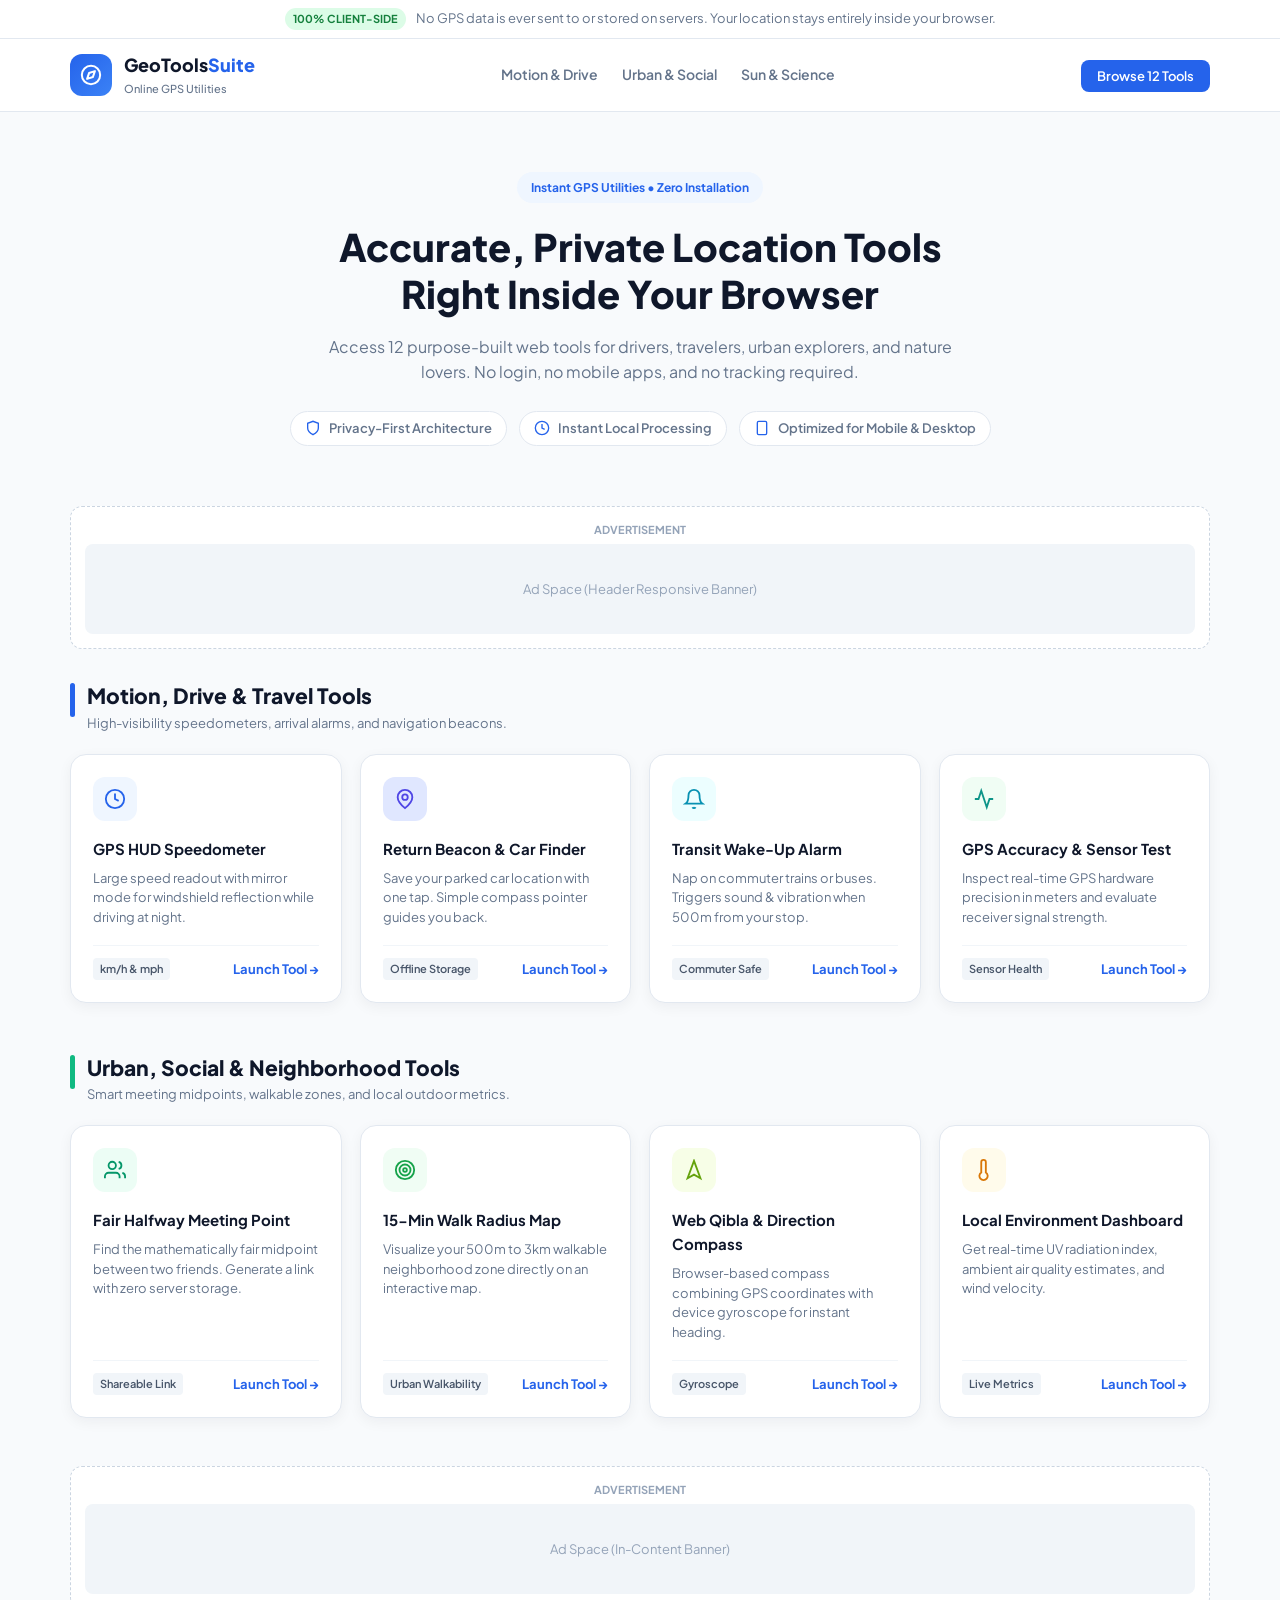
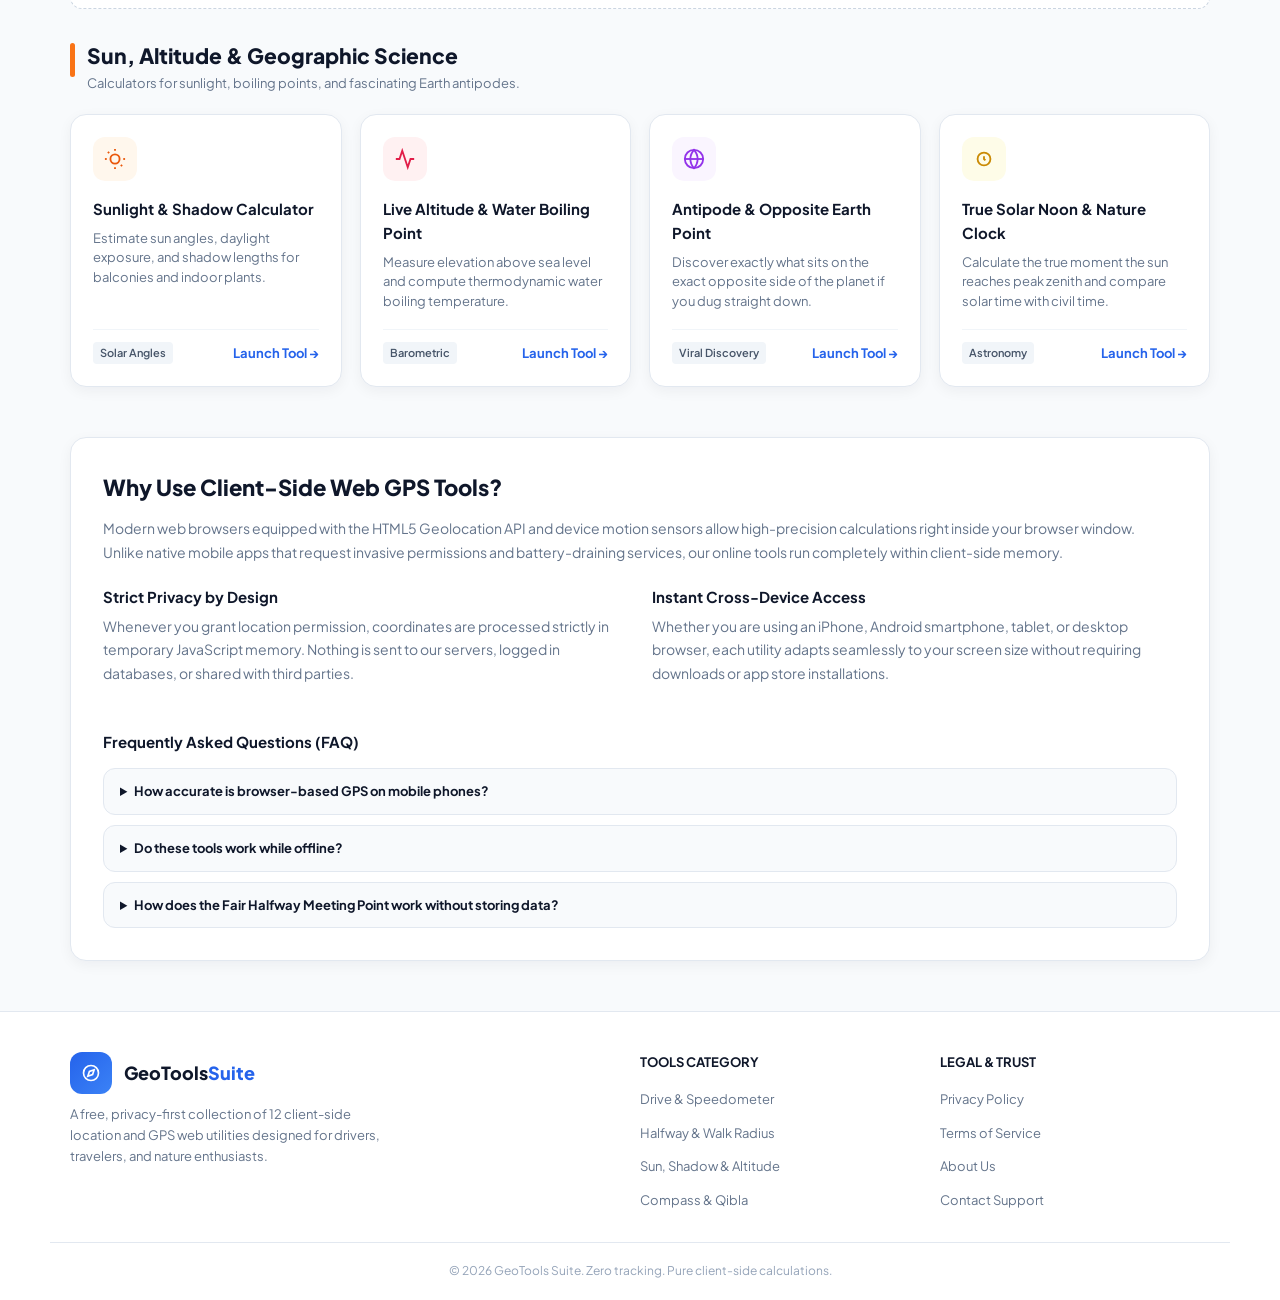
<file: index.html>
<!DOCTYPE html>
<html lang="en">
<head>
  <meta charset="UTF-8">
  <meta name="viewport" content="width=device-width, initial-scale=1.0">
  <title>GeoTools Suite - 12 Fast, Privacy-First GPS & Map Web Tools</title>
  <meta name="description" content="A comprehensive suite of 12 free client-side GPS and location tools: HUD Speedometer, Fair Halfway Finder, Solar Noon, Qibla Compass, Altitude & Boiling Point, and more.">
  <meta name="robots" content="index, follow">
  
  <script async src="https://www.googletagmanager.com/gtag/js?id=G-PTZ0GYNKVJ"></script>
  <script>
    window.dataLayer = window.dataLayer || [];
    function gtag(){dataLayer.push(arguments);}
    gtag('js', new Date());
    gtag('config', 'G-PTZ0GYNKVJ');
  </script>

  <link rel="preconnect" href="https://fonts.googleapis.com">
  <link rel="preconnect" href="https://fonts.gstatic.com" crossorigin>
  <link href="https://fonts.googleapis.com/css2?family=Plus+Jakarta+Sans:wght@400;500;600;700;800&display=swap" rel="stylesheet">
  <link rel="stylesheet" href="assets/style_g83k2.css">
</head>
<body>

  <aside class="top-banner">
    <div class="container banner-inner">
      <span class="badge">100% Client-Side</span>
      <span>No GPS data is ever sent to or stored on servers. Your location stays entirely inside your browser.</span>
    </div>
  </aside>

  <header class="site-header">
    <div class="container header-inner">
      <a href="index.html" class="brand-logo">
        <div class="logo-icon">
          <svg width="22" height="22" viewBox="0 0 24 24" fill="none" stroke="currentColor" stroke-width="2.2" stroke-linecap="round" stroke-linejoin="round">
            <circle cx="12" cy="12" r="10"></circle>
            <polygon points="16.24 7.76 14.12 14.12 7.76 16.24 9.88 9.88 16.24 7.76"></polygon>
          </svg>
        </div>
        <div class="logo-text">
          <span class="logo-title">GeoTools<span class="highlight">Suite</span></span>
          <span class="logo-sub">Online GPS Utilities</span>
        </div>
      </a>

      <nav class="nav-links">
        <a href="#travel-tools">Motion & Drive</a>
        <a href="#city-tools">Urban & Social</a>
        <a href="#science-tools">Sun & Science</a>
      </nav>

      <div class="header-action">
        <a href="#travel-tools" class="btn-primary-sm">Browse 12 Tools</a>
      </div>
    </div>
  </header>

  <section class="hero-section">
    <div class="container hero-content">
      <span class="hero-chip">Instant GPS Utilities • Zero Installation</span>
      <h1 class="hero-heading">Accurate, Private Location Tools <br>Right Inside Your Browser</h1>
      <p class="hero-desc">Access 12 purpose-built web tools for drivers, travelers, urban explorers, and nature lovers. No login, no mobile apps, and no tracking required.</p>
      
      <div class="hero-badges">
        <div class="pill-item">
          <svg width="16" height="16" viewBox="0 0 24 24" fill="none" stroke="currentColor" stroke-width="2"><path d="M12 22s8-4 8-10V5l-8-3-8 3v7c0 6 8 10 8 10z"/></svg>
          Privacy-First Architecture
        </div>
        <div class="pill-item">
          <svg width="16" height="16" viewBox="0 0 24 24" fill="none" stroke="currentColor" stroke-width="2"><circle cx="12" cy="12" r="10"/><polyline points="12 6 12 12 16 14"/></svg>
          Instant Local Processing
        </div>
        <div class="pill-item">
          <svg width="16" height="16" viewBox="0 0 24 24" fill="none" stroke="currentColor" stroke-width="2"><rect x="5" y="2" width="14" height="20" rx="2" ry="2"/><line x1="12" y1="18" x2="12.01" y2="18"/></svg>
          Optimized for Mobile & Desktop
        </div>
      </div>
    </div>
  </section>

  <div class="container ad-wrapper">
    <div class="ad-slot-card">
      <span class="ad-label">Advertisement</span>
      <div class="ad-placeholder">
        <span>Ad Space (Header Responsive Banner)</span>
      </div>
    </div>
  </div>

  <main class="container">
    <section id="travel-tools" class="category-block">
      <div class="category-header">
        <div class="category-indicator cat-blue"></div>
        <div>
          <h2 class="category-title">Motion, Drive & Travel Tools</h2>
          <p class="category-subtitle">High-visibility speedometers, arrival alarms, and navigation beacons.</p>
        </div>
      </div>

      <div class="tools-grid">
        <article class="tool-card">
          <div class="card-icon icon-blue">
            <svg width="22" height="22" viewBox="0 0 24 24" fill="none" stroke="currentColor" stroke-width="2"><circle cx="12" cy="12" r="10"/><path d="M12 6v6l4 2"/></svg>
          </div>
          <div class="card-body">
            <h3 class="card-title">GPS HUD Speedometer</h3>
            <p class="card-text">Large speed readout with mirror mode for windshield reflection while driving at night.</p>
          </div>
          <div class="card-footer">
            <span class="card-tag">km/h & mph</span>
            <a href="hud-speedometer/" class="btn-card">Launch Tool &rarr;</a>
          </div>
        </article>

        <article class="tool-card">
          <div class="card-icon icon-indigo">
            <svg width="22" height="22" viewBox="0 0 24 24" fill="none" stroke="currentColor" stroke-width="2"><circle cx="12" cy="10" r="3"/><path d="M12 2a8 8 0 0 0-8 8c0 5.25 8 12 8 12s8-6.75 8-12a8 8 0 0 0-8-8z"/></svg>
          </div>
          <div class="card-body">
            <h3 class="card-title">Return Beacon & Car Finder</h3>
            <p class="card-text">Save your parked car location with one tap. Simple compass pointer guides you back.</p>
          </div>
          <div class="card-footer">
            <span class="card-tag">Offline Storage</span>
            <a href="return-beacon/" class="btn-card">Launch Tool &rarr;</a>
          </div>
        </article>

        <article class="tool-card">
          <div class="card-icon icon-cyan">
            <svg width="22" height="22" viewBox="0 0 24 24" fill="none" stroke="currentColor" stroke-width="2"><path d="M18 8A6 6 0 0 0 6 8c0 7-3 9-3 9h18s-3-2-3-9"/><path d="M13.73 21a2 2 0 0 1-3.46 0"/></svg>
          </div>
          <div class="card-body">
            <h3 class="card-title">Transit Wake-Up Alarm</h3>
            <p class="card-text">Nap on commuter trains or buses. Triggers sound & vibration when 500m from your stop.</p>
          </div>
          <div class="card-footer">
            <span class="card-tag">Commuter Safe</span>
            <a href="transit-alarm/" class="btn-card">Launch Tool &rarr;</a>
          </div>
        </article>

        <article class="tool-card">
          <div class="card-icon icon-teal">
            <svg width="22" height="22" viewBox="0 0 24 24" fill="none" stroke="currentColor" stroke-width="2"><path d="M22 12h-4l-3 9L9 3l-3 9H2"/></svg>
          </div>
          <div class="card-body">
            <h3 class="card-title">GPS Accuracy & Sensor Test</h3>
            <p class="card-text">Inspect real-time GPS hardware precision in meters and evaluate receiver signal strength.</p>
          </div>
          <div class="card-footer">
            <span class="card-tag">Sensor Health</span>
            <a href="gps-accuracy/" class="btn-card">Launch Tool &rarr;</a>
          </div>
        </article>
      </div>
    </section>

    <section id="city-tools" class="category-block">
      <div class="category-header">
        <div class="category-indicator cat-green"></div>
        <div>
          <h2 class="category-title">Urban, Social & Neighborhood Tools</h2>
          <p class="category-subtitle">Smart meeting midpoints, walkable zones, and local outdoor metrics.</p>
        </div>
      </div>

      <div class="tools-grid">
        <article class="tool-card">
          <div class="card-icon icon-emerald">
            <svg width="22" height="22" viewBox="0 0 24 24" fill="none" stroke="currentColor" stroke-width="2"><path d="M17 21v-2a4 4 0 0 0-4-4H5a4 4 0 0 0-4 4v2"/><circle cx="9" cy="7" r="4"/><path d="M23 21v-2a4 4 0 0 0-3-3.87"/><path d="M16 3.13a4 4 0 0 1 0 7.75"/></svg>
          </div>
          <div class="card-body">
            <h3 class="card-title">Fair Halfway Meeting Point</h3>
            <p class="card-text">Find the mathematically fair midpoint between two friends. Generate a link with zero server storage.</p>
          </div>
          <div class="card-footer">
            <span class="card-tag">Shareable Link</span>
            <a href="halfway/" class="btn-card">Launch Tool &rarr;</a>
          </div>
        </article>

        <article class="tool-card">
          <div class="card-icon icon-green">
            <svg width="22" height="22" viewBox="0 0 24 24" fill="none" stroke="currentColor" stroke-width="2"><circle cx="12" cy="12" r="10"/><circle cx="12" cy="12" r="6"/><circle cx="12" cy="12" r="2"/></svg>
          </div>
          <div class="card-body">
            <h3 class="card-title">15-Min Walk Radius Map</h3>
            <p class="card-text">Visualize your 500m to 3km walkable neighborhood zone directly on an interactive map.</p>
          </div>
          <div class="card-footer">
            <span class="card-tag">Urban Walkability</span>
            <a href="walking-radius/" class="btn-card">Launch Tool &rarr;</a>
          </div>
        </article>

        <article class="tool-card">
          <div class="card-icon icon-lime">
            <svg width="22" height="22" viewBox="0 0 24 24" fill="none" stroke="currentColor" stroke-width="2"><polygon points="12 2 19 21 12 17 5 21 12 2"/></svg>
          </div>
          <div class="card-body">
            <h3 class="card-title">Web Qibla & Direction Compass</h3>
            <p class="card-text">Browser-based compass combining GPS coordinates with device gyroscope for instant heading.</p>
          </div>
          <div class="card-footer">
            <span class="card-tag">Gyroscope</span>
            <a href="qibla-finder/" class="btn-card">Launch Tool &rarr;</a>
          </div>
        </article>

        <article class="tool-card">
          <div class="card-icon icon-amber">
            <svg width="22" height="22" viewBox="0 0 24 24" fill="none" stroke="currentColor" stroke-width="2"><path d="M14 14.76V3.5a2.5 2.5 0 0 0-5 0v11.26a4.5 4.5 0 1 0 5 0z"/></svg>
          </div>
          <div class="card-body">
            <h3 class="card-title">Local Environment Dashboard</h3>
            <p class="card-text">Get real-time UV radiation index, ambient air quality estimates, and wind velocity.</p>
          </div>
          <div class="card-footer">
            <span class="card-tag">Live Metrics</span>
            <a href="eco-dashboard/" class="btn-card">Launch Tool &rarr;</a>
          </div>
        </article>
      </div>
    </section>

    <div class="ad-wrapper">
      <div class="ad-slot-card">
        <span class="ad-label">Advertisement</span>
        <div class="ad-placeholder">
          <span>Ad Space (In-Content Banner)</span>
        </div>
      </div>
    </div>

    <section id="science-tools" class="category-block">
      <div class="category-header">
        <div class="category-indicator cat-orange"></div>
        <div>
          <h2 class="category-title">Sun, Altitude & Geographic Science</h2>
          <p class="category-subtitle">Calculators for sunlight, boiling points, and fascinating Earth antipodes.</p>
        </div>
      </div>

      <div class="tools-grid">
        <article class="tool-card">
          <div class="card-icon icon-orange">
            <svg width="22" height="22" viewBox="0 0 24 24" fill="none" stroke="currentColor" stroke-width="2"><circle cx="12" cy="12" r="5"/><line x1="12" y1="1" x2="12" y2="3"/><line x1="12" y1="21" x2="12" y2="23"/><line x1="4.22" y1="4.22" x2="5.64" y2="5.64"/><line x1="18.36" y1="18.36" x2="19.78" y2="19.78"/><line x1="1" y1="12" x2="3" y2="12"/><line x1="21" y1="12" x2="23" y2="12"/></svg>
          </div>
          <div class="card-body">
            <h3 class="card-title">Sunlight & Shadow Calculator</h3>
            <p class="card-text">Estimate sun angles, daylight exposure, and shadow lengths for balconies and indoor plants.</p>
          </div>
          <div class="card-footer">
            <span class="card-tag">Solar Angles</span>
            <a href="sun-shadow/" class="btn-card">Launch Tool &rarr;</a>
          </div>
        </article>

        <article class="tool-card">
          <div class="card-icon icon-rose">
            <svg width="22" height="22" viewBox="0 0 24 24" fill="none" stroke="currentColor" stroke-width="2"><polyline points="22 12 18 12 15 21 9 3 6 12 2 12"/></svg>
          </div>
          <div class="card-body">
            <h3 class="card-title">Live Altitude & Water Boiling Point</h3>
            <p class="card-text">Measure elevation above sea level and compute thermodynamic water boiling temperature.</p>
          </div>
          <div class="card-footer">
            <span class="card-tag">Barometric</span>
            <a href="altitude-boil/" class="btn-card">Launch Tool &rarr;</a>
          </div>
        </article>

        <article class="tool-card">
          <div class="card-icon icon-purple">
            <svg width="22" height="22" viewBox="0 0 24 24" fill="none" stroke="currentColor" stroke-width="2"><circle cx="12" cy="12" r="10"/><line x1="2" y1="12" x2="22" y2="12"/><path d="M12 2a15.3 15.3 0 0 1 4 10 15.3 15.3 0 0 1-4 10 15.3 15.3 0 0 1-4-10 15.3 15.3 0 0 1 4-10z"/></svg>
          </div>
          <div class="card-body">
            <h3 class="card-title">Antipode & Opposite Earth Point</h3>
            <p class="card-text">Discover exactly what sits on the exact opposite side of the planet if you dug straight down.</p>
          </div>
          <div class="card-footer">
            <span class="card-tag">Viral Discovery</span>
            <a href="antipode/" class="btn-card">Launch Tool &rarr;</a>
          </div>
        </article>

        <article class="tool-card">
          <div class="card-icon icon-yellow">
            <svg width="22" height="22" viewBox="0 0 24 24" fill="none" stroke="currentColor" stroke-width="2"><circle cx="12" cy="12" r="7"/><polyline points="12 9 12 12 13.5 13.5"/></svg>
          </div>
          <div class="card-body">
            <h3 class="card-title">True Solar Noon & Nature Clock</h3>
            <p class="card-text">Calculate the true moment the sun reaches peak zenith and compare solar time with civil time.</p>
          </div>
          <div class="card-footer">
            <span class="card-tag">Astronomy</span>
            <a href="solar-noon/" class="btn-card">Launch Tool &rarr;</a>
          </div>
        </article>
      </div>
    </section>

    <section class="seo-guide-section">
      <div class="guide-box">
        <h2 class="guide-heading">Why Use Client-Side Web GPS Tools?</h2>
        <p class="guide-text">Modern web browsers equipped with the HTML5 Geolocation API and device motion sensors allow high-precision calculations right inside your browser window. Unlike native mobile apps that request invasive permissions and battery-draining services, our online tools run completely within client-side memory.</p>
        
        <div class="guide-grid">
          <div class="guide-col">
            <h3 class="guide-subhead">Strict Privacy by Design</h3>
            <p class="guide-text">Whenever you grant location permission, coordinates are processed strictly in temporary JavaScript memory. Nothing is sent to our servers, logged in databases, or shared with third parties.</p>
          </div>
          <div class="guide-col">
            <h3 class="guide-subhead">Instant Cross-Device Access</h3>
            <p class="guide-text">Whether you are using an iPhone, Android smartphone, tablet, or desktop browser, each utility adapts seamlessly to your screen size without requiring downloads or app store installations.</p>
          </div>
        </div>

        <h3 class="guide-subhead" style="margin-top:20px;">Frequently Asked Questions (FAQ)</h3>
        <div class="faq-accordion">
          <details class="faq-item">
            <summary class="faq-question">How accurate is browser-based GPS on mobile phones?</summary>
            <p class="faq-answer">On mobile devices with built-in A-GPS hardware chips, browser location accuracy typically ranges between 3 to 15 meters outdoors under an open sky.</p>
          </details>
          <details class="faq-item">
            <summary class="faq-question">Do these tools work while offline?</summary>
            <p class="faq-answer">Yes, tools such as the Return Beacon, HUD Speedometer, Altitude Calculator, and Solar Noon rely on onboard sensors and mathematical formulas, functioning reliably without active internet once loaded.</p>
          </details>
          <details class="faq-item">
            <summary class="faq-question">How does the Fair Halfway Meeting Point work without storing data?</summary>
            <p class="faq-answer">The tool embeds coordinates directly inside the URL fragment parameters. When you share the link with a friend, their browser decodes the URL locally without saving information on any database.</p>
          </details>
        </div>
      </div>
    </section>
  </main>

  <footer class="site-footer">
    <div class="container footer-content">
      <div class="footer-col">
        <div class="brand-logo">
          <div class="logo-icon">
            <svg width="18" height="18" viewBox="0 0 24 24" fill="none" stroke="currentColor" stroke-width="2.2">
              <circle cx="12" cy="12" r="10"></circle>
              <polygon points="16.24 7.76 14.12 14.12 7.76 16.24 9.88 9.88 16.24 7.76"></polygon>
            </svg>
          </div>
          <span class="logo-title">GeoTools<span class="highlight">Suite</span></span>
        </div>
        <p class="footer-desc">A free, privacy-first collection of 12 client-side location and GPS web utilities designed for drivers, travelers, and nature enthusiasts.</p>
      </div>

      <div class="footer-col">
        <h4 class="footer-title">Tools Category</h4>
        <ul class="footer-links">
          <li><a href="#travel-tools">Drive & Speedometer</a></li>
          <li><a href="#city-tools">Halfway & Walk Radius</a></li>
          <li><a href="#science-tools">Sun, Shadow & Altitude</a></li>
          <li><a href="qibla-finder/">Compass & Qibla</a></li>
        </ul>
      </div>

      <div class="footer-col">
        <h4 class="footer-title">Legal & Trust</h4>
        <ul class="footer-links">
          <li><a href="privacy.html">Privacy Policy</a></li>
          <li><a href="terms.html">Terms of Service</a></li>
          <li><a href="about.html">About Us</a></li>
          <li><a href="mailto:sobl5910@gmail.com">Contact Support</a></li>
        </ul>
      </div>
    </div>
    <div class="container footer-bottom">
      <p>&copy; 2026 GeoTools Suite. Zero tracking. Pure client-side calculations.</p>
    </div>
  </footer>

</body>
</html>
</file>
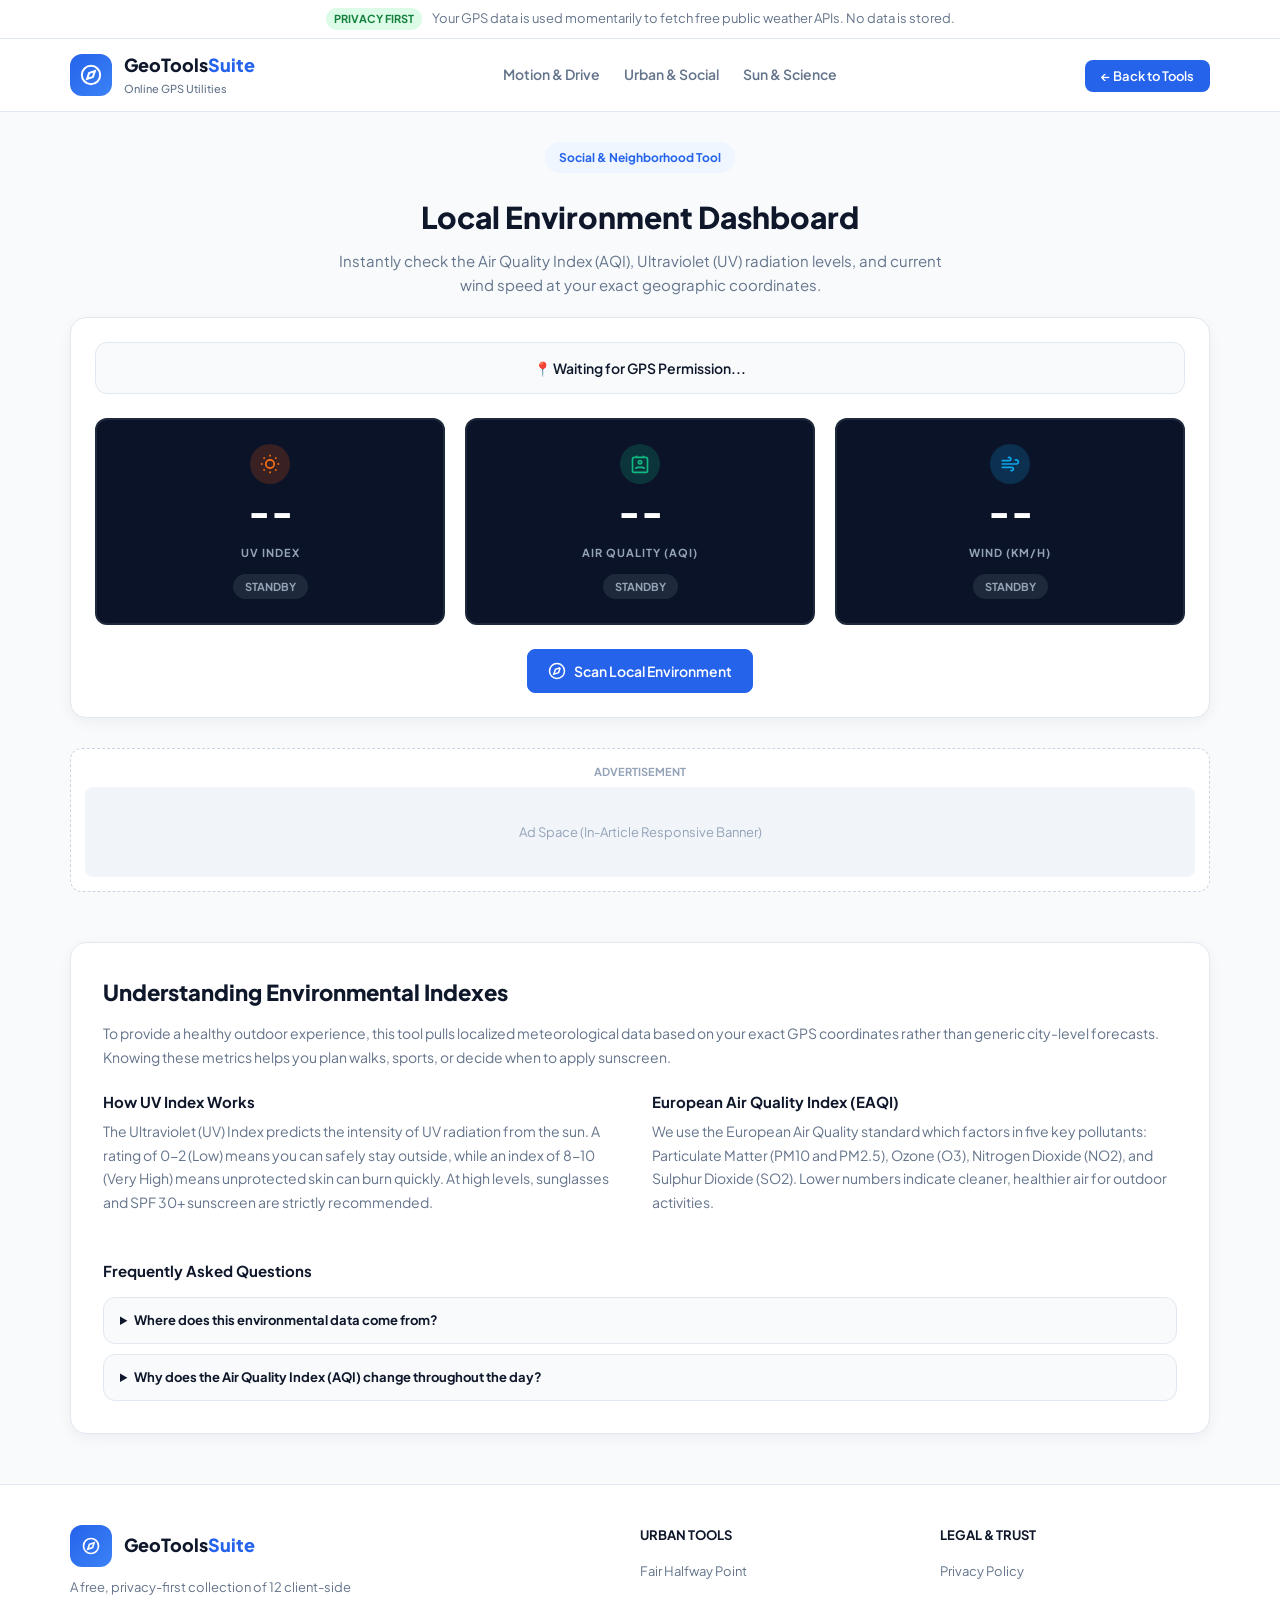
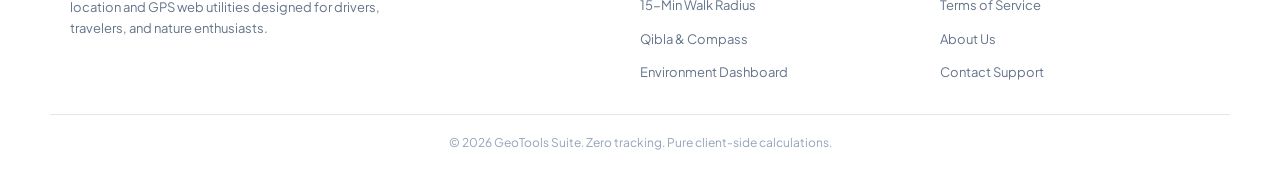
<file: eco-dashboard/index.html>
<!DOCTYPE html>
<html lang="en">
<head>
  <meta charset="UTF-8">
  <meta name="viewport" content="width=device-width, initial-scale=1.0">
  <title>Local Environment Dashboard - Live UV Index, AQI & Wind</title>
  <meta name="description" content="Check real-time environmental metrics for your exact location. Free online dashboard for UV index, Air Quality Index (AQI), and wind velocity.">
  <meta name="robots" content="index, follow">
  
  <!-- Google Analytics Tag -->
  <script async src="https://www.googletagmanager.com/gtag/js?id=G-PTZ0GYNKVJ"></script>
  <script>
    window.dataLayer = window.dataLayer || [];
    function gtag(){dataLayer.push(arguments);}
    gtag('js', new Date());
    gtag('config', 'G-PTZ0GYNKVJ');
  </script>

  <link rel="preconnect" href="https://fonts.googleapis.com">
  <link rel="preconnect" href="https://fonts.gstatic.com" crossorigin>
  <link href="https://fonts.googleapis.com/css2?family=Plus+Jakarta+Sans:wght@400;500;600;700;800&family=Share+Tech+Mono&display=swap" rel="stylesheet">
  
  <!-- Path to main CSS from inside the tool folder -->
  <link rel="stylesheet" href="../assets/style_g83k2.css">
  
  <style>
    .tool-header-area { text-align: center; margin: 30px 0 20px; }
    .tool-title { font-size: 30px; font-weight: 800; color: var(--text-main); margin-bottom: 8px; }
    .tool-lead { font-size: 15px; color: var(--text-muted); max-width: 620px; margin: 0 auto; }
    
    .eco-card { background: #ffffff; border: 1px solid var(--border-color); border-radius: var(--radius-lg); padding: 24px; box-shadow: var(--shadow-card); margin-bottom: 30px; }
    
    .eco-grid { display: grid; grid-template-columns: repeat(3, 1fr); gap: 20px; margin-bottom: 24px; }
    .eco-metric-box { background: #0b1329; border: 2px solid #1e293b; border-radius: var(--radius-md); padding: 24px 16px; text-align: center; display: flex; flex-direction: column; align-items: center; transition: transform 0.2s; }
    .eco-metric-box:hover { transform: translateY(-4px); }
    
    .metric-icon { width: 40px; height: 40px; border-radius: 50%; display: flex; align-items: center; justify-content: center; margin-bottom: 12px; }
    .icon-uv { background: rgba(234, 88, 12, 0.2); color: #f97316; }
    .icon-aqi { background: rgba(16, 185, 129, 0.2); color: #10b981; }
    .icon-wind { background: rgba(14, 165, 233, 0.2); color: #0ea5e9; }
    
    .metric-val { font-family: 'Share Tech Mono', monospace, sans-serif; font-size: 42px; font-weight: 700; color: #ffffff; line-height: 1; margin-bottom: 6px; }
    .metric-label { font-size: 11px; font-weight: 700; color: #94a3b8; text-transform: uppercase; letter-spacing: 1px; }
    
    .metric-status { display: inline-block; margin-top: 12px; font-size: 11px; font-weight: 700; padding: 4px 12px; border-radius: 20px; background: #1e293b; color: #94a3b8; text-transform: uppercase; }
    
    /* Dynamic Status Colors */
    .status-good { background: rgba(34, 197, 94, 0.2); color: #4ade80; border: 1px solid rgba(34, 197, 94, 0.3); }
    .status-moderate { background: rgba(250, 204, 21, 0.2); color: #fde047; border: 1px solid rgba(250, 204, 21, 0.3); }
    .status-danger { background: rgba(239, 68, 68, 0.2); color: #fca5a5; border: 1px solid rgba(239, 68, 68, 0.3); }
    .status-extreme { background: rgba(168, 85, 247, 0.2); color: #d8b4fe; border: 1px solid rgba(168, 85, 247, 0.3); }
    
    .location-banner { background: #f8fafc; border: 1px solid var(--border-color); border-radius: var(--radius-md); padding: 14px; text-align: center; margin-bottom: 24px; font-size: 14px; font-weight: 600; color: var(--text-main); }
    
    .tool-controls { display: flex; flex-wrap: wrap; justify-content: center; gap: 12px; }
    .btn-tool { background: #ffffff; border: 1px solid var(--border-color); color: var(--text-main); font-family: inherit; font-size: 14px; font-weight: 600; padding: 12px 20px; border-radius: var(--radius-sm); cursor: pointer; display: inline-flex; align-items: center; gap: 8px; transition: all 0.2s ease; }
    .btn-tool:hover { background: #f1f5f9; border-color: var(--border-hover); }
    .btn-primary { background: #2563eb; color: #ffffff; border-color: #2563eb; }
    .btn-primary:hover { background: #1d4ed8; color: #ffffff; }

    @media (max-width: 768px) { .eco-grid { grid-template-columns: 1fr; } }
  </style>
</head>
<body>

  <aside class="top-banner">
    <div class="container banner-inner">
      <span class="badge">Privacy First</span>
      <span>Your GPS data is used momentarily to fetch free public weather APIs. No data is stored.</span>
    </div>
  </aside>

  <header class="site-header">
    <div class="container header-inner">
      <a href="../index.html" class="brand-logo">
        <div class="logo-icon">
          <svg width="22" height="22" viewBox="0 0 24 24" fill="none" stroke="currentColor" stroke-width="2.2">
            <circle cx="12" cy="12" r="10"></circle>
            <polygon points="16.24 7.76 14.12 14.12 7.76 16.24 9.88 9.88 16.24 7.76"></polygon>
          </svg>
        </div>
        <div class="logo-text">
          <span class="logo-title">GeoTools<span class="highlight">Suite</span></span>
          <span class="logo-sub">Online GPS Utilities</span>
        </div>
      </a>
      <nav class="nav-links">
        <a href="../index.html#travel-tools">Motion & Drive</a>
        <a href="../index.html#city-tools">Urban & Social</a>
        <a href="../index.html#science-tools">Sun & Science</a>
      </nav>
      <div class="header-action">
        <a href="../index.html" class="btn-primary-sm">&larr; Back to Tools</a>
      </div>
    </div>
  </header>

  <main class="container">
    <div class="tool-header-area">
      <span class="hero-chip">Social & Neighborhood Tool</span>
      <h1 class="tool-title">Local Environment Dashboard</h1>
      <p class="tool-lead">Instantly check the Air Quality Index (AQI), Ultraviolet (UV) radiation levels, and current wind speed at your exact geographic coordinates.</p>
    </div>

    <div class="eco-card">
      <div id="locationBanner" class="location-banner">
        📍 Waiting for GPS Permission...
      </div>

      <div class="eco-grid">
        <!-- UV Index Box -->
        <div class="eco-metric-box">
          <div class="metric-icon icon-uv">
            <svg width="20" height="20" viewBox="0 0 24 24" fill="none" stroke="currentColor" stroke-width="2"><circle cx="12" cy="12" r="5"/><line x1="12" y1="1" x2="12" y2="3"/><line x1="12" y1="21" x2="12" y2="23"/><line x1="4.22" y1="4.22" x2="5.64" y2="5.64"/><line x1="18.36" y1="18.36" x2="19.78" y2="19.78"/><line x1="1" y1="12" x2="3" y2="12"/><line x1="21" y1="12" x2="23" y2="12"/><line x1="4.22" y1="19.78" x2="5.64" y2="18.36"/><line x1="18.36" y1="5.64" x2="19.78" y2="4.22"/></svg>
          </div>
          <div id="uvVal" class="metric-val">--</div>
          <div class="metric-label">UV INDEX</div>
          <div id="uvStatus" class="metric-status">STANDBY</div>
        </div>

        <!-- AQI Box -->
        <div class="eco-metric-box">
          <div class="metric-icon icon-aqi">
            <svg width="20" height="20" viewBox="0 0 24 24" fill="none" stroke="currentColor" stroke-width="2"><path d="M17 18a2 2 0 0 0-2-2H9a2 2 0 0 0-2 2"/><rect x="3" y="4" width="18" height="18" rx="2" ry="2"/><circle cx="12" cy="10" r="2"/><line x1="8" y1="2" x2="8" y2="4"/><line x1="16" y1="2" x2="16" y2="4"/></svg>
          </div>
          <div id="aqiVal" class="metric-val">--</div>
          <div class="metric-label">AIR QUALITY (AQI)</div>
          <div id="aqiStatus" class="metric-status">STANDBY</div>
        </div>

        <!-- Wind Box -->
        <div class="eco-metric-box">
          <div class="metric-icon icon-wind">
            <svg width="20" height="20" viewBox="0 0 24 24" fill="none" stroke="currentColor" stroke-width="2"><path d="M9.59 4.59A2 2 0 1 1 11 8H2m10.59 11.41A2 2 0 1 0 14 16H2m15.73-8.27A2.5 2.5 0 1 1 19.5 12H2"/></svg>
          </div>
          <div id="windVal" class="metric-val">--</div>
          <div class="metric-label">WIND (KM/H)</div>
          <div id="windStatus" class="metric-status">STANDBY</div>
        </div>
      </div>

      <div class="tool-controls">
        <button id="loadDataBtn" class="btn-tool btn-primary">
          <svg width="18" height="18" viewBox="0 0 24 24" fill="none" stroke="currentColor" stroke-width="2"><circle cx="12" cy="12" r="10"/><polyline points="16.24 7.76 14.12 14.12 7.76 16.24 9.88 9.88 16.24 7.76"/></svg>
          <span id="btnText">Scan Local Environment</span>
        </button>
      </div>
    </div>

    <div class="ad-wrapper">
      <div class="ad-slot-card">
        <span class="ad-label">Advertisement</span>
        <div class="ad-placeholder">
          <span>Ad Space (In-Article Responsive Banner)</span>
        </div>
      </div>
    </div>

    <section class="seo-guide-section">
      <div class="guide-box">
        <h2 class="guide-heading">Understanding Environmental Indexes</h2>
        <p class="guide-text">To provide a healthy outdoor experience, this tool pulls localized meteorological data based on your exact GPS coordinates rather than generic city-level forecasts. Knowing these metrics helps you plan walks, sports, or decide when to apply sunscreen.</p>

        <div class="guide-grid">
          <div class="guide-col">
            <h3 class="guide-subhead">How UV Index Works</h3>
            <p class="guide-text">The Ultraviolet (UV) Index predicts the intensity of UV radiation from the sun. A rating of 0-2 (Low) means you can safely stay outside, while an index of 8-10 (Very High) means unprotected skin can burn quickly. At high levels, sunglasses and SPF 30+ sunscreen are strictly recommended.</p>
          </div>
          <div class="guide-col">
            <h3 class="guide-subhead">European Air Quality Index (EAQI)</h3>
            <p class="guide-text">We use the European Air Quality standard which factors in five key pollutants: Particulate Matter (PM10 and PM2.5), Ozone (O3), Nitrogen Dioxide (NO2), and Sulphur Dioxide (SO2). Lower numbers indicate cleaner, healthier air for outdoor activities.</p>
          </div>
        </div>

        <h3 class="guide-subhead" style="margin-top: 24px;">Frequently Asked Questions</h3>
        <div class="faq-accordion">
          <details class="faq-item">
            <summary class="faq-question">Where does this environmental data come from?</summary>
            <p class="faq-answer">Once your device determines your GPS coordinates, the tool communicates with open-source meteorological APIs (like Open-Meteo) which aggregate data from national weather services and environmental satellites worldwide.</p>
          </details>
          <details class="faq-item">
            <summary class="faq-question">Why does the Air Quality Index (AQI) change throughout the day?</summary>
            <p class="faq-answer">Air quality fluctuates based on traffic rush hours, industrial activity, and weather patterns. For instance, wind can blow smog away, while temperature inversions can trap pollution near the ground level.</p>
          </details>
        </div>
      </div>
    </section>
  </main>

  <footer class="site-footer">
    <div class="container footer-content">
      <div class="footer-col">
        <div class="brand-logo">
          <div class="logo-icon">
            <svg width="18" height="18" viewBox="0 0 24 24" fill="none" stroke="currentColor" stroke-width="2.2">
              <circle cx="12" cy="12" r="10"></circle>
              <polygon points="16.24 7.76 14.12 14.12 7.76 16.24 9.88 9.88 16.24 7.76"></polygon>
            </svg>
          </div>
          <span class="logo-title">GeoTools<span class="highlight">Suite</span></span>
        </div>
        <p class="footer-desc">A free, privacy-first collection of 12 client-side location and GPS web utilities designed for drivers, travelers, and nature enthusiasts.</p>
      </div>

      <div class="footer-col">
        <h4 class="footer-title">Urban Tools</h4>
        <ul class="footer-links">
          <li><a href="../halfway/">Fair Halfway Point</a></li>
          <li><a href="../walking-radius/">15-Min Walk Radius</a></li>
          <li><a href="../qibla-finder/">Qibla & Compass</a></li>
          <li><a href="../eco-dashboard/">Environment Dashboard</a></li>
        </ul>
      </div>

      <div class="footer-col">
        <h4 class="footer-title">Legal & Trust</h4>
        <ul class="footer-links">
          <li><a href="../privacy.html">Privacy Policy</a></li>
          <li><a href="../terms.html">Terms of Service</a></li>
          <li><a href="../about.html">About Us</a></li>
          <li><a href="mailto:sobl5910@gmail.com">Contact Support</a></li>
        </ul>
      </div>
    </div>
    <div class="container footer-bottom">
      <p>&copy; 2026 GeoTools Suite. Zero tracking. Pure client-side calculations.</p>
    </div>
  </footer>

  <script>
    const loadDataBtn = document.getElementById('loadDataBtn');
    const btnText = document.getElementById('btnText');
    const locationBanner = document.getElementById('locationBanner');
    
    const uvVal = document.getElementById('uvVal');
    const uvStatus = document.getElementById('uvStatus');
    const aqiVal = document.getElementById('aqiVal');
    const aqiStatus = document.getElementById('aqiStatus');
    const windVal = document.getElementById('windVal');
    const windStatus = document.getElementById('windStatus');

    loadDataBtn.addEventListener('click', () => {
      if (!('geolocation' in navigator)) {
        alert('Geolocation is not supported by your browser.');
        return;
      }

      btnText.textContent = 'Acquiring GPS...';
      navigator.geolocation.getCurrentPosition(
        pos => {
          const lat = pos.coords.latitude;
          const lng = pos.coords.longitude;
          locationBanner.textContent = `📍 Coordinates: ${lat.toFixed(4)}, ${lng.toFixed(4)}`;
          fetchEnvironmentData(lat, lng);
        },
        err => {
          btnText.textContent = 'Scan Local Environment';
          alert('Could not get GPS location: ' + err.message);
        },
        { enableHighAccuracy: true, timeout: 8000 }
      );
    });

    async function fetchEnvironmentData(lat, lng) {
      btnText.textContent = 'Fetching Live Data...';
      
      try {
        // Fetch Weather (Wind) & UV from Open-Meteo Air Quality and Weather APIs
        const weatherRes = await fetch(`https://api.open-meteo.com/v1/forecast?latitude=${lat}&longitude=${lng}&current=wind_speed_10m`);
        const aqiRes = await fetch(`https://air-quality-api.open-meteo.com/v1/air-quality?latitude=${lat}&longitude=${lng}&current=european_aqi,uv_index`);
        
        const weatherData = await weatherRes.json();
        const aqiData = await aqiRes.json();

        processData(weatherData, aqiData);

      } catch (e) {
        alert('Network error while fetching environmental data.');
        btnText.textContent = 'Retry Scan';
      }
    }

    function processData(weatherData, aqiData) {
      // Process Wind
      const windSpeed = weatherData.current?.wind_speed_10m || 0;
      windVal.textContent = windSpeed.toFixed(1);
      windStatus.className = 'metric-status';
      if (windSpeed < 20) {
        windStatus.textContent = 'Calm / Light Breeze';
        windStatus.classList.add('status-good');
      } else if (windSpeed < 40) {
        windStatus.textContent = 'Moderate Wind';
        windStatus.classList.add('status-moderate');
      } else {
        windStatus.textContent = 'Strong Wind';
        windStatus.classList.add('status-danger');
      }

      // Process UV
      const uv = aqiData.current?.uv_index || 0;
      uvVal.textContent = uv.toFixed(1);
      uvStatus.className = 'metric-status';
      if (uv < 3) {
        uvStatus.textContent = 'Low (Safe)';
        uvStatus.classList.add('status-good');
      } else if (uv < 6) {
        uvStatus.textContent = 'Moderate (Use Sunscreen)';
        uvStatus.classList.add('status-moderate');
      } else if (uv < 8) {
        uvStatus.textContent = 'High (Protection Required)';
        uvStatus.classList.add('status-danger');
      } else {
        uvStatus.textContent = 'Extreme (Avoid Sun)';
        uvStatus.classList.add('status-extreme');
      }

      // Process AQI (European AQI: 0-20 Good, 20-40 Fair, 40-60 Moderate, 60+ Poor)
      const aqi = aqiData.current?.european_aqi || 0;
      aqiVal.textContent = aqi;
      aqiStatus.className = 'metric-status';
      if (aqi <= 40) {
        aqiStatus.textContent = 'Good (Healthy)';
        aqiStatus.classList.add('status-good');
      } else if (aqi <= 60) {
        aqiStatus.textContent = 'Moderate';
        aqiStatus.classList.add('status-moderate');
      } else {
        aqiStatus.textContent = 'Poor (Unhealthy)';
        aqiStatus.classList.add('status-danger');
      }

      btnText.textContent = 'Scan Local Environment';
    }
  </script>
</body>
</html>
</file>
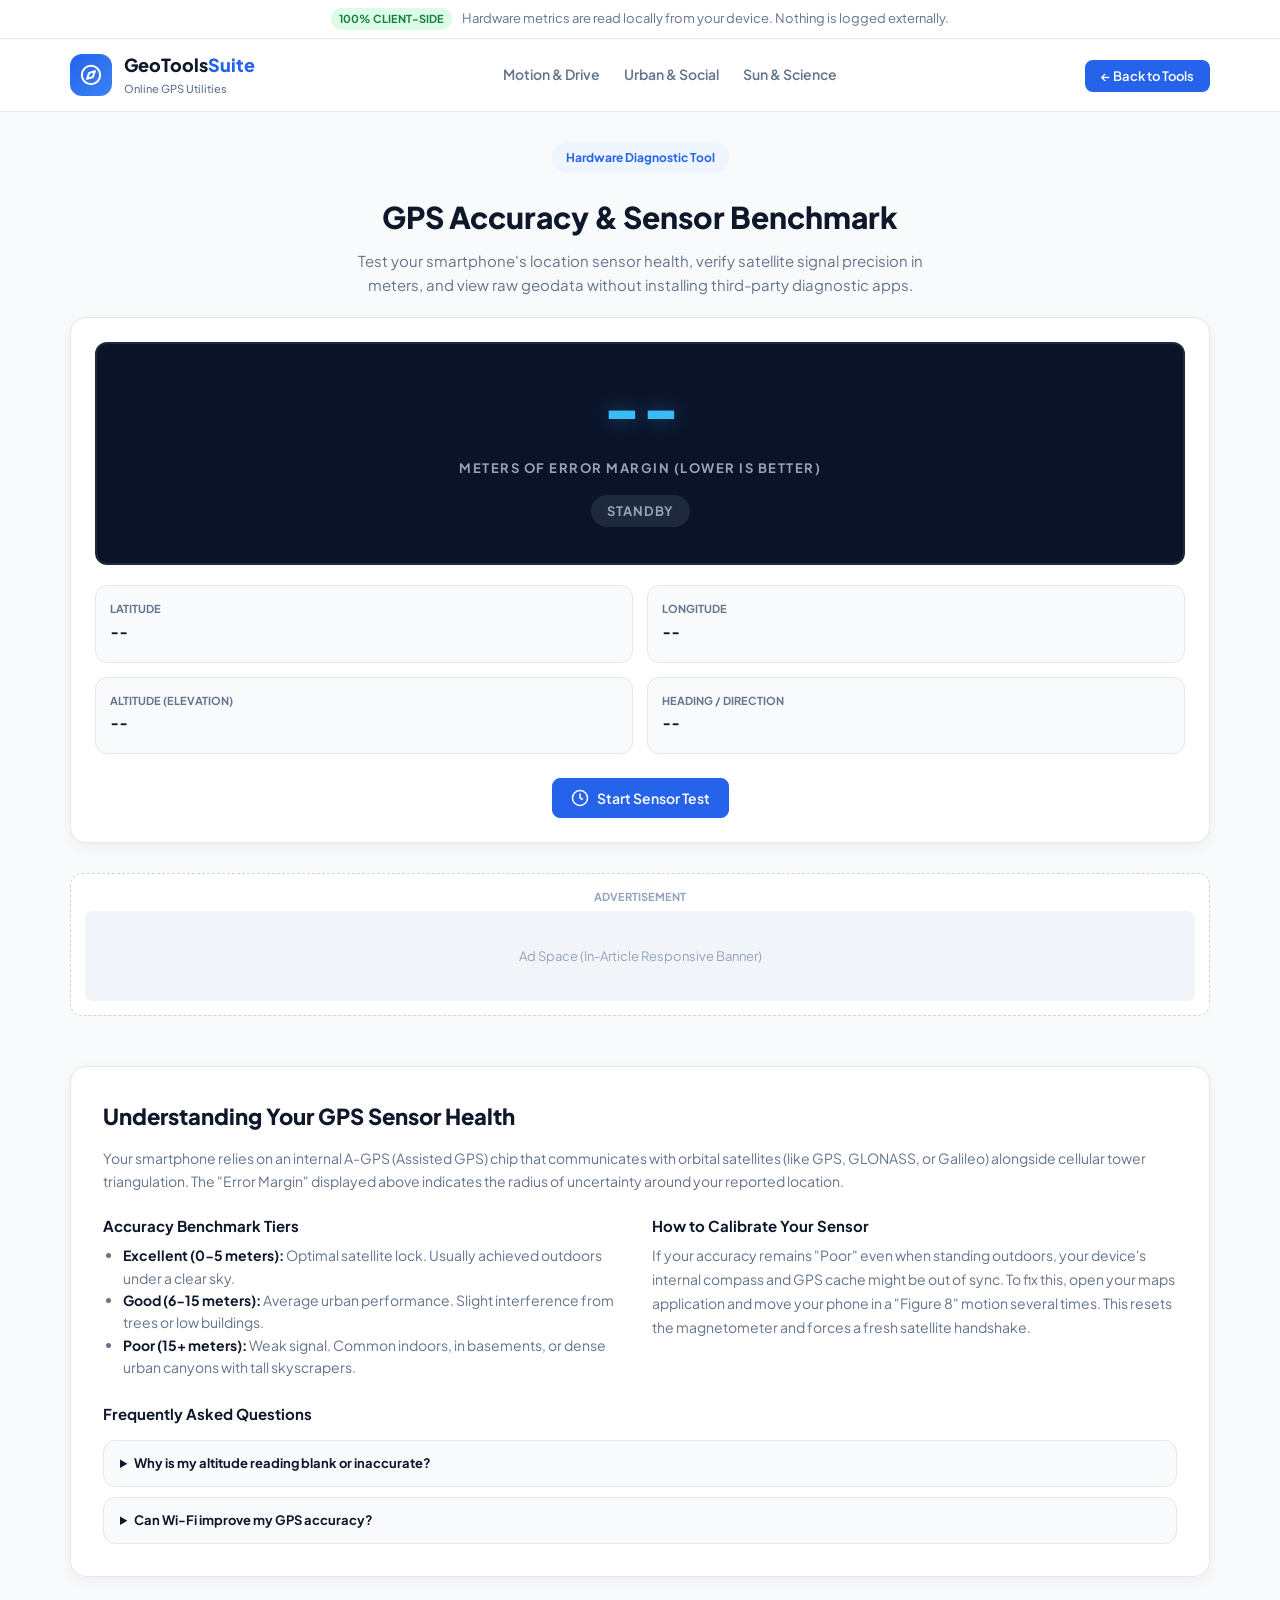
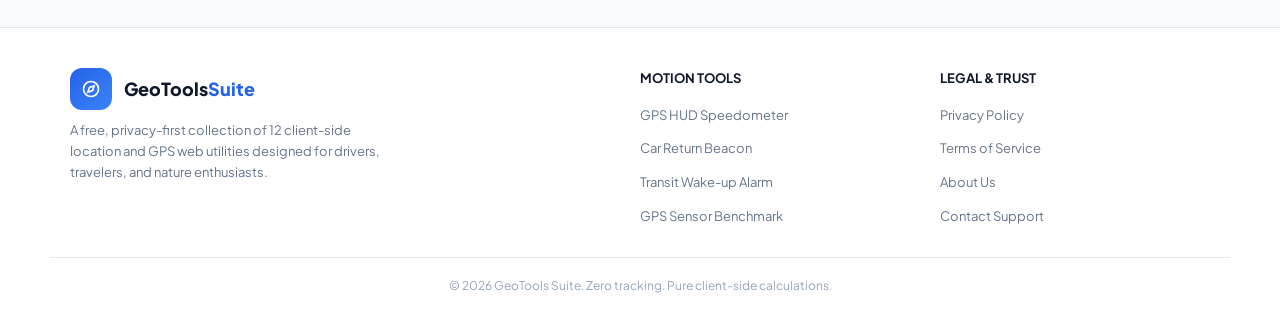
<file: gps-accuracy/index.html>
<!DOCTYPE html>
<html lang="en">
<head>
  <meta charset="UTF-8">
  <meta name="viewport" content="width=device-width, initial-scale=1.0">
  <title>GPS Accuracy Test & Sensor Benchmark Online</title>
  <meta name="description" content="Free online tool to test your mobile GPS accuracy, check satellite signal strength, and benchmark location sensor health in real-time.">
  <meta name="robots" content="index, follow">
  
  <script async src="https://www.googletagmanager.com/gtag/js?id=G-PTZ0GYNKVJ"></script>
  <script>
    window.dataLayer = window.dataLayer || [];
    function gtag(){dataLayer.push(arguments);}
    gtag('js', new Date());
    gtag('config', 'G-PTZ0GYNKVJ');
  </script>

  <link rel="preconnect" href="https://fonts.googleapis.com">
  <link rel="preconnect" href="https://fonts.gstatic.com" crossorigin>
  <link href="https://fonts.googleapis.com/css2?family=Plus+Jakarta+Sans:wght@400;500;600;700;800&family=Share+Tech+Mono&display=swap" rel="stylesheet">
  
  <!-- Path to main CSS from inside the tool folder -->
  <link rel="stylesheet" href="../assets/style_g83k2.css">
  
  <style>
    .tool-header-area { text-align: center; margin: 30px 0 20px; }
    .tool-title { font-size: 30px; font-weight: 800; color: var(--text-main); margin-bottom: 8px; }
    .tool-lead { font-size: 15px; color: var(--text-muted); max-width: 620px; margin: 0 auto; }
    
    .benchmark-card { background: #ffffff; border: 1px solid var(--border-color); border-radius: var(--radius-lg); padding: 24px; box-shadow: var(--shadow-card); margin-bottom: 30px; }
    
    .accuracy-display-box { background-color: #0b1329; border-radius: var(--radius-md); padding: 36px 20px; text-align: center; border: 2px solid #1e293b; margin-bottom: 20px; display: flex; flex-direction: column; align-items: center; }
    
    .accuracy-val { font-family: 'Share Tech Mono', monospace, sans-serif; font-size: 72px; font-weight: 700; color: #38bdf8; text-shadow: 0 0 20px rgba(56, 189, 248, 0.4); line-height: 1; margin-bottom: 6px; transition: color 0.3s ease; }
    .accuracy-val.excellent { color: #22c55e; text-shadow: 0 0 20px rgba(34, 197, 94, 0.4); }
    .accuracy-val.good { color: #facc15; text-shadow: 0 0 20px rgba(250, 204, 21, 0.4); }
    .accuracy-val.poor { color: #ef4444; text-shadow: 0 0 20px rgba(239, 68, 68, 0.4); }
    
    .accuracy-label { font-size: 13px; font-weight: 700; color: #94a3b8; text-transform: uppercase; letter-spacing: 1.5px; }
    
    .health-badge { display: inline-block; margin-top: 16px; font-size: 13px; font-weight: 700; padding: 6px 16px; border-radius: 20px; background: #1e293b; color: #94a3b8; text-transform: uppercase; letter-spacing: 1px; transition: all 0.3s ease; }
    .health-badge.excellent { background: #064e3b; color: #34d399; }
    .health-badge.good { background: #713f12; color: #fde047; }
    .health-badge.poor { background: #7f1d1d; color: #fca5a5; }
    
    .raw-data-grid { display: grid; grid-template-columns: repeat(2, 1fr); gap: 14px; margin-bottom: 24px; }
    .data-item { background: #f8fafc; border: 1px solid var(--border-color); border-radius: var(--radius-md); padding: 14px; display: flex; flex-direction: column; justify-content: center; }
    .data-label { font-size: 11px; font-weight: 700; color: var(--text-muted); text-transform: uppercase; margin-bottom: 4px; }
    .data-val { font-family: 'Share Tech Mono', monospace; font-size: 16px; font-weight: 700; color: var(--text-main); }
    
    .tool-controls { display: flex; flex-wrap: wrap; justify-content: center; gap: 12px; }
    .btn-tool { background: #ffffff; border: 1px solid var(--border-color); color: var(--text-main); font-family: inherit; font-size: 14px; font-weight: 600; padding: 10px 18px; border-radius: var(--radius-sm); cursor: pointer; display: inline-flex; align-items: center; gap: 8px; transition: all 0.2s ease; }
    .btn-tool:hover { background: #f1f5f9; border-color: var(--border-hover); }
    .btn-start { background: #2563eb; color: #ffffff; border-color: #2563eb; }
    .btn-start:hover { background: #1d4ed8; color: #ffffff; }
    .btn-stop { background: #dc2626; color: #ffffff; border-color: #dc2626; }
    .btn-stop:hover { background: #b91c1c; color: #ffffff; }
    
    @media (max-width: 600px) { .raw-data-grid { grid-template-columns: 1fr; } .accuracy-val { font-size: 56px; } }
  </style>
</head>
<body>

  <aside class="top-banner">
    <div class="container banner-inner">
      <span class="badge">100% Client-Side</span>
      <span>Hardware metrics are read locally from your device. Nothing is logged externally.</span>
    </div>
  </aside>

  <header class="site-header">
    <div class="container header-inner">
      <a href="../index.html" class="brand-logo">
        <div class="logo-icon">
          <svg width="22" height="22" viewBox="0 0 24 24" fill="none" stroke="currentColor" stroke-width="2.2" stroke-linecap="round" stroke-linejoin="round">
            <circle cx="12" cy="12" r="10"></circle>
            <polygon points="16.24 7.76 14.12 14.12 7.76 16.24 9.88 9.88 16.24 7.76"></polygon>
          </svg>
        </div>
        <div class="logo-text">
          <span class="logo-title">GeoTools<span class="highlight">Suite</span></span>
          <span class="logo-sub">Online GPS Utilities</span>
        </div>
      </a>

      <nav class="nav-links">
        <a href="../index.html#travel-tools">Motion & Drive</a>
        <a href="../index.html#city-tools">Urban & Social</a>
        <a href="../index.html#science-tools">Sun & Science</a>
      </nav>

      <div class="header-action">
        <a href="../index.html" class="btn-primary-sm">&larr; Back to Tools</a>
      </div>
    </div>
  </header>

  <main class="container">
    <div class="tool-header-area">
      <span class="hero-chip">Hardware Diagnostic Tool</span>
      <h1 class="tool-title">GPS Accuracy & Sensor Benchmark</h1>
      <p class="tool-lead">Test your smartphone's location sensor health, verify satellite signal precision in meters, and view raw geodata without installing third-party diagnostic apps.</p>
    </div>

    <div class="benchmark-card">
      <div class="accuracy-display-box">
        <div id="accuracyDisplay" class="accuracy-val">--</div>
        <div class="accuracy-label">METERS OF ERROR MARGIN (LOWER IS BETTER)</div>
        <div id="healthBadge" class="health-badge">Standby</div>
      </div>

      <div class="raw-data-grid">
        <div class="data-item">
          <div class="data-label">Latitude</div>
          <div id="latDisplay" class="data-val">--</div>
        </div>
        <div class="data-item">
          <div class="data-label">Longitude</div>
          <div id="lngDisplay" class="data-val">--</div>
        </div>
        <div class="data-item">
          <div class="data-label">Altitude (Elevation)</div>
          <div id="altDisplay" class="data-val">--</div>
        </div>
        <div class="data-item">
          <div class="data-label">Heading / Direction</div>
          <div id="headingDisplay" class="data-val">--</div>
        </div>
      </div>

      <div class="tool-controls">
        <button id="toggleTestBtn" class="btn-tool btn-start">
          <svg width="18" height="18" viewBox="0 0 24 24" fill="none" stroke="currentColor" stroke-width="2"><circle cx="12" cy="12" r="10"/><polyline points="12 6 12 12 16 14"/></svg>
          <span id="btnText">Start Sensor Test</span>
        </button>
      </div>
    </div>

    <div class="ad-wrapper">
      <div class="ad-slot-card">
        <span class="ad-label">Advertisement</span>
        <div class="ad-placeholder">
          <span>Ad Space (In-Article Responsive Banner)</span>
        </div>
      </div>
    </div>

    <section class="seo-guide-section">
      <div class="guide-box">
        <h2 class="guide-heading">Understanding Your GPS Sensor Health</h2>
        <p class="guide-text">Your smartphone relies on an internal A-GPS (Assisted GPS) chip that communicates with orbital satellites (like GPS, GLONASS, or Galileo) alongside cellular tower triangulation. The "Error Margin" displayed above indicates the radius of uncertainty around your reported location.</p>

        <div class="guide-grid">
          <div class="guide-col">
            <h3 class="guide-subhead">Accuracy Benchmark Tiers</h3>
            <ul style="font-size:14px; color:var(--text-muted); padding-left:20px; line-height:1.6;">
              <li><strong style="color:var(--text-main);">Excellent (0-5 meters):</strong> Optimal satellite lock. Usually achieved outdoors under a clear sky.</li>
              <li><strong style="color:var(--text-main);">Good (6-15 meters):</strong> Average urban performance. Slight interference from trees or low buildings.</li>
              <li><strong style="color:var(--text-main);">Poor (15+ meters):</strong> Weak signal. Common indoors, in basements, or dense urban canyons with tall skyscrapers.</li>
            </ul>
          </div>
          <div class="guide-col">
            <h3 class="guide-subhead">How to Calibrate Your Sensor</h3>
            <p class="guide-text">If your accuracy remains "Poor" even when standing outdoors, your device's internal compass and GPS cache might be out of sync. To fix this, open your maps application and move your phone in a "Figure 8" motion several times. This resets the magnetometer and forces a fresh satellite handshake.</p>
          </div>
        </div>

        <h3 class="guide-subhead" style="margin-top: 24px;">Frequently Asked Questions</h3>
        <div class="faq-accordion">
          <details class="faq-item">
            <summary class="faq-question">Why is my altitude reading blank or inaccurate?</summary>
            <p class="faq-answer">Altitude (elevation above sea level) requires a 3D satellite lock connecting to at least four distinct satellites. Some older smartphones or budget devices do not pass altitude data to the browser, resulting in a blank reading. Even when available, consumer GPS altitude is typically less accurate than horizontal latitude/longitude.</p>
          </details>
          <details class="faq-item">
            <summary class="faq-question">Can Wi-Fi improve my GPS accuracy?</summary>
            <p class="faq-answer">Yes. Modern devices use Wi-Fi Positioning Systems (WPS) alongside traditional GPS. By keeping your Wi-Fi turned on (even if you are not connected to a network), your phone scans nearby routers to instantly pinpoint your location indoors where satellite signals fail to penetrate.</p>
          </details>
        </div>
      </div>
    </section>
  </main>

  <footer class="site-footer">
    <div class="container footer-content">
      <div class="footer-col">
        <div class="brand-logo">
          <div class="logo-icon">
            <svg width="18" height="18" viewBox="0 0 24 24" fill="none" stroke="currentColor" stroke-width="2.2">
              <circle cx="12" cy="12" r="10"></circle>
              <polygon points="16.24 7.76 14.12 14.12 7.76 16.24 9.88 9.88 16.24 7.76"></polygon>
            </svg>
          </div>
          <span class="logo-title">GeoTools<span class="highlight">Suite</span></span>
        </div>
        <p class="footer-desc">A free, privacy-first collection of 12 client-side location and GPS web utilities designed for drivers, travelers, and nature enthusiasts.</p>
      </div>

      <div class="footer-col">
        <h4 class="footer-title">Motion Tools</h4>
        <ul class="footer-links">
          <li><a href="../hud-speedometer/">GPS HUD Speedometer</a></li>
          <li><a href="../return-beacon/">Car Return Beacon</a></li>
          <li><a href="../transit-alarm/">Transit Wake-up Alarm</a></li>
          <li><a href="../gps-accuracy/">GPS Sensor Benchmark</a></li>
        </ul>
      </div>

      <div class="footer-col">
        <h4 class="footer-title">Legal & Trust</h4>
        <ul class="footer-links">
          <li><a href="../privacy.html">Privacy Policy</a></li>
          <li><a href="../terms.html">Terms of Service</a></li>
          <li><a href="../about.html">About Us</a></li>
          <li><a href="mailto:sobl5910@gmail.com">Contact Support</a></li>
        </ul>
      </div>
    </div>
    <div class="container footer-bottom">
      <p>&copy; 2026 GeoTools Suite. Zero tracking. Pure client-side calculations.</p>
    </div>
  </footer>

  <script>
    let isTesting = false;
    let watchId = null;

    const accuracyDisplay = document.getElementById('accuracyDisplay');
    const healthBadge = document.getElementById('healthBadge');
    
    const latDisplay = document.getElementById('latDisplay');
    const lngDisplay = document.getElementById('lngDisplay');
    const altDisplay = document.getElementById('altDisplay');
    const headingDisplay = document.getElementById('headingDisplay');

    const toggleTestBtn = document.getElementById('toggleTestBtn');
    const btnText = document.getElementById('btnText');

    toggleTestBtn.addEventListener('click', () => {
      if (!isTesting) {
        startBenchmark();
      } else {
        stopBenchmark();
      }
    });

    function startBenchmark() {
      if (!('geolocation' in navigator)) {
        alert('Geolocation is not supported by your browser.');
        return;
      }

      isTesting = true;
      toggleTestBtn.className = 'btn-tool btn-stop';
      btnText.textContent = 'Stop Diagnostic';
      healthBadge.textContent = 'Scanning Satellites...';
      healthBadge.className = 'health-badge';

      watchId = navigator.geolocation.watchPosition(
        updateDiagnostics,
        handleError,
        { enableHighAccuracy: true, maximumAge: 0, timeout: 10000 }
      );
    }

    function stopBenchmark() {
      isTesting = false;
      if (watchId !== null) {
        navigator.geolocation.clearWatch(watchId);
        watchId = null;
      }
      toggleTestBtn.className = 'btn-tool btn-start';
      btnText.textContent = 'Start Sensor Test';
      healthBadge.textContent = 'Test Paused';
      healthBadge.className = 'health-badge';
    }

    function updateDiagnostics(position) {
      const coords = position.coords;
      
      // Update Accuracy
      const acc = coords.accuracy;
      accuracyDisplay.textContent = acc ? acc.toFixed(1) : '--';
      
      accuracyDisplay.className = 'accuracy-val';
      healthBadge.className = 'health-badge';

      if (acc <= 5) {
        accuracyDisplay.classList.add('excellent');
        healthBadge.classList.add('excellent');
        healthBadge.textContent = 'Excellent Signal';
      } else if (acc > 5 && acc <= 15) {
        accuracyDisplay.classList.add('good');
        healthBadge.classList.add('good');
        healthBadge.textContent = 'Good Signal';
      } else {
        accuracyDisplay.classList.add('poor');
        healthBadge.classList.add('poor');
        healthBadge.textContent = 'Poor Signal';
      }

      // Update Raw Data
      latDisplay.textContent = coords.latitude ? coords.latitude.toFixed(6) + '°' : '--';
      lngDisplay.textContent = coords.longitude ? coords.longitude.toFixed(6) + '°' : '--';
      
      altDisplay.textContent = coords.altitude ? coords.altitude.toFixed(1) + ' m' : 'Not Available';
      
      if (coords.heading !== null && !isNaN(coords.heading)) {
        headingDisplay.textContent = coords.heading.toFixed(1) + '°';
      } else {
        headingDisplay.textContent = 'Not Moving';
      }
    }

    function handleError(err) {
      healthBadge.textContent = 'Error: ' + err.message;
      healthBadge.className = 'health-badge poor';
      accuracyDisplay.textContent = '--';
      accuracyDisplay.className = 'accuracy-val';
    }
  </script>
</body>
</html>
</file>
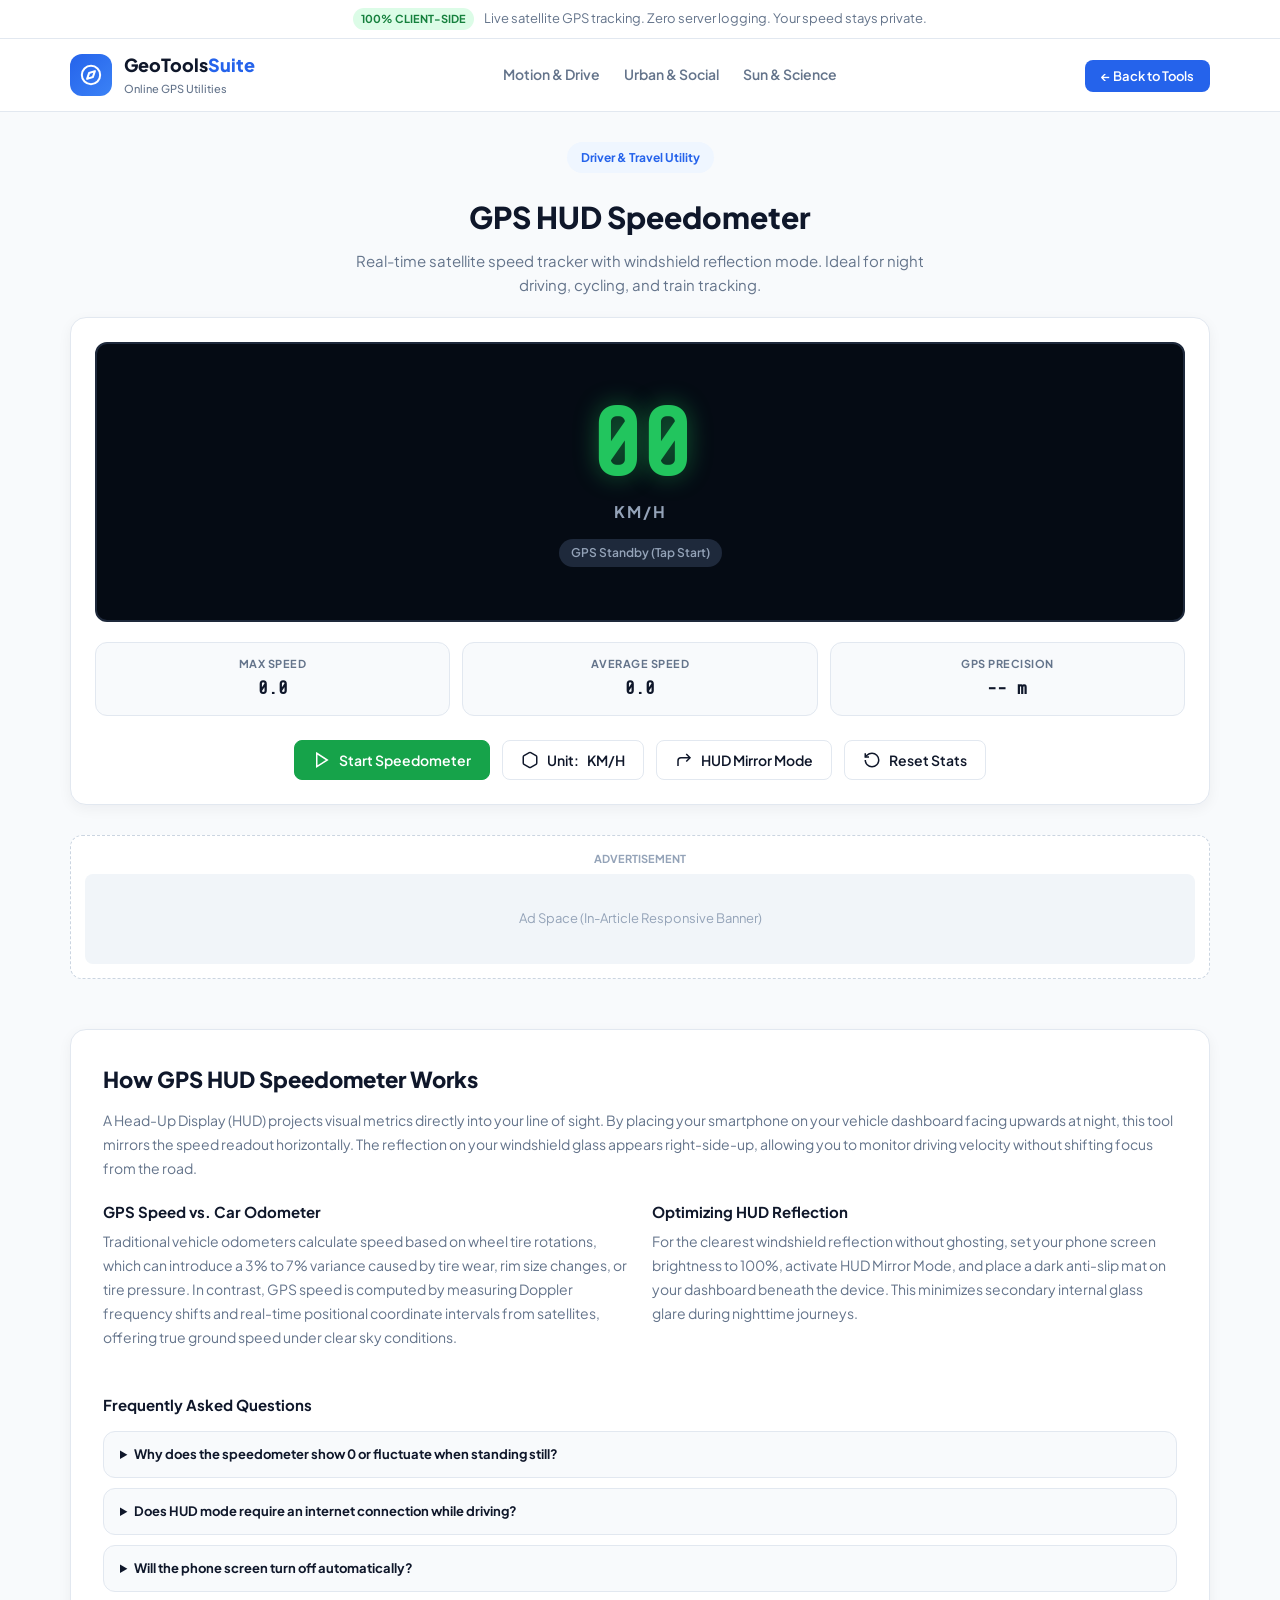
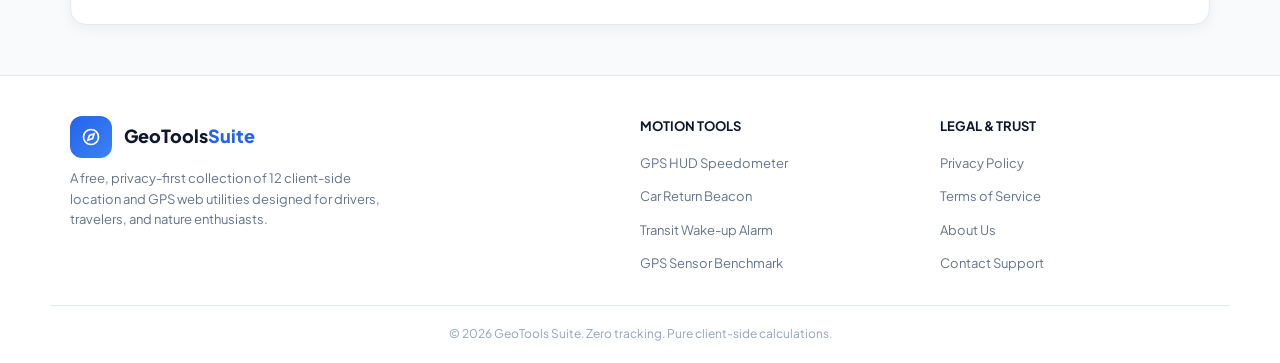
<file: hud-speedometer/index.html>
<!DOCTYPE html>
<html lang="en">
<head>
  <meta charset="UTF-8">
  <meta name="viewport" content="width=device-width, initial-scale=1.0">
  <title>GPS HUD Speedometer Online - Digital Windshield Reflection Tool</title>
  <meta name="description" content="Accurate online GPS speedometer with Head-Up Display (HUD) mirror mode for windshield reflection. Measures km/h, mph, max speed, and keeps screen awake.">
  <meta name="robots" content="index, follow">
  
  <script async src="https://www.googletagmanager.com/gtag/js?id=G-PTZ0GYNKVJ"></script>
  <script>
    window.dataLayer = window.dataLayer || [];
    function gtag(){dataLayer.push(arguments);}
    gtag('js', new Date());
    gtag('config', 'G-PTZ0GYNKVJ');
  </script>

  <link rel="preconnect" href="https://fonts.googleapis.com">
  <link rel="preconnect" href="https://fonts.gstatic.com" crossorigin>
  <link href="https://fonts.googleapis.com/css2?family=Plus+Jakarta+Sans:wght@400;500;600;700;800&family=Share+Tech+Mono&display=swap" rel="stylesheet">
  
  <!-- Path to main CSS from inside the tool folder -->
  <link rel="stylesheet" href="../assets/style_g83k2.css">
  
  <style>
    .tool-header-area { text-align: center; margin: 30px 0 20px; }
    .tool-title { font-size: 30px; font-weight: 800; color: var(--text-main); margin-bottom: 8px; }
    .tool-lead { font-size: 15px; color: var(--text-muted); max-width: 600px; margin: 0 auto; }
    .speedo-card { background: #ffffff; border: 1px solid var(--border-color); border-radius: var(--radius-lg); padding: 24px; box-shadow: var(--shadow-card); margin-bottom: 30px; }
    .hud-display-box { background-color: #050b14; border-radius: var(--radius-md); padding: 36px 20px; text-align: center; position: relative; transition: all 0.3s ease; min-height: 280px; display: flex; flex-direction: column; justify-content: center; align-items: center; border: 2px solid #1e293b; }
    .hud-display-box.mirror-active { transform: scaleX(-1); }
    .speed-number { font-family: 'Share Tech Mono', monospace, sans-serif; font-size: 96px; line-height: 1; font-weight: 700; color: #22c55e; text-shadow: 0 0 25px rgba(34, 197, 94, 0.45); margin-bottom: 6px; letter-spacing: -2px; }
    .speed-unit { font-family: 'Plus Jakarta Sans', sans-serif; font-size: 16px; font-weight: 700; color: #94a3b8; text-transform: uppercase; letter-spacing: 2px; }
    .status-badge { display: inline-block; margin-top: 15px; font-size: 12px; font-weight: 600; padding: 4px 12px; border-radius: 20px; background: #1e293b; color: #94a3b8; }
    .status-badge.live { background: #064e3b; color: #34d399; }
    .speed-stats-bar { display: grid; grid-template-columns: repeat(3, 1fr); gap: 12px; margin-top: 20px; }
    .stat-mini-box { background: #f8fafc; border: 1px solid var(--border-color); border-radius: var(--radius-md); padding: 12px; text-align: center; }
    .stat-label { font-size: 11px; font-weight: 700; color: var(--text-muted); text-transform: uppercase; letter-spacing: 0.5px; }
    .stat-val { font-family: 'Share Tech Mono', monospace; font-size: 18px; font-weight: 700; color: var(--text-main); margin-top: 2px; }
    .hud-controls { display: flex; flex-wrap: wrap; justify-content: center; gap: 12px; margin-top: 24px; }
    .btn-tool { background: #ffffff; border: 1px solid var(--border-color); color: var(--text-main); font-family: inherit; font-size: 14px; font-weight: 600; padding: 10px 18px; border-radius: var(--radius-sm); cursor: pointer; display: inline-flex; align-items: center; gap: 8px; transition: all 0.2s ease; }
    .btn-tool:hover { background: #f1f5f9; border-color: var(--border-hover); }
    .btn-tool.active { background: var(--primary); color: #ffffff; border-color: var(--primary); }
    .btn-start { background: #16a34a; color: #ffffff; border-color: #16a34a; }
    .btn-start:hover { background: #15803d; color: #ffffff; }
    .btn-stop { background: #dc2626; color: #ffffff; border-color: #dc2626; }
    .btn-stop:hover { background: #b91c1c; color: #ffffff; }
    @media (max-width: 600px) { .speed-number { font-size: 76px; } .speed-stats-bar { grid-template-columns: 1fr; } }
  </style>
</head>
<body>

  <aside class="top-banner">
    <div class="container banner-inner">
      <span class="badge">100% Client-Side</span>
      <span>Live satellite GPS tracking. Zero server logging. Your speed stays private.</span>
    </div>
  </aside>

  <header class="site-header">
    <div class="container header-inner">
      <a href="../index.html" class="brand-logo">
        <div class="logo-icon">
          <svg width="22" height="22" viewBox="0 0 24 24" fill="none" stroke="currentColor" stroke-width="2.2" stroke-linecap="round" stroke-linejoin="round">
            <circle cx="12" cy="12" r="10"></circle>
            <polygon points="16.24 7.76 14.12 14.12 7.76 16.24 9.88 9.88 16.24 7.76"></polygon>
          </svg>
        </div>
        <div class="logo-text">
          <span class="logo-title">GeoTools<span class="highlight">Suite</span></span>
          <span class="logo-sub">Online GPS Utilities</span>
        </div>
      </a>

      <nav class="nav-links">
        <a href="../index.html#travel-tools">Motion & Drive</a>
        <a href="../index.html#city-tools">Urban & Social</a>
        <a href="../index.html#science-tools">Sun & Science</a>
      </nav>

      <div class="header-action">
        <a href="../index.html" class="btn-primary-sm">&larr; Back to Tools</a>
      </div>
    </div>
  </header>

  <main class="container">
    <div class="tool-header-area">
      <span class="hero-chip">Driver & Travel Utility</span>
      <h1 class="tool-title">GPS HUD Speedometer</h1>
      <p class="tool-lead">Real-time satellite speed tracker with windshield reflection mode. Ideal for night driving, cycling, and train tracking.</p>
    </div>

    <div class="speedo-card">
      <div id="hudBox" class="hud-display-box">
        <div id="speedDisplay" class="speed-number">00</div>
        <div id="unitDisplay" class="speed-unit">KM/H</div>
        <div id="statusBadge" class="status-badge">GPS Standby (Tap Start)</div>
      </div>

      <div class="speed-stats-bar">
        <div class="stat-mini-box"><div class="stat-label">Max Speed</div><div id="maxSpeedVal" class="stat-val">0.0</div></div>
        <div class="stat-mini-box"><div class="stat-label">Average Speed</div><div id="avgSpeedVal" class="stat-val">0.0</div></div>
        <div class="stat-mini-box"><div class="stat-label">GPS Precision</div><div id="accVal" class="stat-val">-- m</div></div>
      </div>

      <div class="hud-controls">
        <button id="toggleTrackingBtn" class="btn-tool btn-start">
          <svg width="18" height="18" viewBox="0 0 24 24" fill="none" stroke="currentColor" stroke-width="2"><polygon points="5 3 19 12 5 21 5 3"/></svg>
          Start Speedometer
        </button>
        <button id="toggleUnitBtn" class="btn-tool">
          <svg width="18" height="18" viewBox="0 0 24 24" fill="none" stroke="currentColor" stroke-width="2"><path d="M21 16V8a2 2 0 0 0-1-1.73l-7-4a2 2 0 0 0-2 0l-7 4A2 2 0 0 0 3 8v8a2 2 0 0 0 1 1.73l7 4a2 2 0 0 0 2 0l7-4A2 2 0 0 0 21 16z"/></svg>
          Unit: <span id="unitBtnText">KM/H</span>
        </button>
        <button id="toggleMirrorBtn" class="btn-tool">
          <svg width="18" height="18" viewBox="0 0 24 24" fill="none" stroke="currentColor" stroke-width="2"><polyline points="15 14 20 9 15 4"/><path d="M4 20v-7a4 4 0 0 1 4-4h12"/></svg>
          HUD Mirror Mode
        </button>
        <button id="resetStatsBtn" class="btn-tool">
          <svg width="18" height="18" viewBox="0 0 24 24" fill="none" stroke="currentColor" stroke-width="2"><path d="M3 12a9 9 0 1 0 9-9 9.75 9.75 0 0 0-6.74 2.74L3 8"/><path d="M3 3v5h5"/></svg>
          Reset Stats
        </button>
      </div>
    </div>

    <div class="ad-wrapper">
      <div class="ad-slot-card">
        <span class="ad-label">Advertisement</span>
        <div class="ad-placeholder">
          <span>Ad Space (In-Article Responsive Banner)</span>
        </div>
      </div>
    </div>

    <section class="seo-guide-section">
      <div class="guide-box">
        <h2 class="guide-heading">How GPS HUD Speedometer Works</h2>
        <p class="guide-text">A Head-Up Display (HUD) projects visual metrics directly into your line of sight. By placing your smartphone on your vehicle dashboard facing upwards at night, this tool mirrors the speed readout horizontally. The reflection on your windshield glass appears right-side-up, allowing you to monitor driving velocity without shifting focus from the road.</p>

        <div class="guide-grid">
          <div class="guide-col">
            <h3 class="guide-subhead">GPS Speed vs. Car Odometer</h3>
            <p class="guide-text">Traditional vehicle odometers calculate speed based on wheel tire rotations, which can introduce a 3% to 7% variance caused by tire wear, rim size changes, or tire pressure. In contrast, GPS speed is computed by measuring Doppler frequency shifts and real-time positional coordinate intervals from satellites, offering true ground speed under clear sky conditions.</p>
          </div>
          <div class="guide-col">
            <h3 class="guide-subhead">Optimizing HUD Reflection</h3>
            <p class="guide-text">For the clearest windshield reflection without ghosting, set your phone screen brightness to 100%, activate HUD Mirror Mode, and place a dark anti-slip mat on your dashboard beneath the device. This minimizes secondary internal glass glare during nighttime journeys.</p>
          </div>
        </div>

        <h3 class="guide-subhead" style="margin-top: 24px;">Frequently Asked Questions</h3>
        <div class="faq-accordion">
          <details class="faq-item">
            <summary class="faq-question">Why does the speedometer show 0 or fluctuate when standing still?</summary>
            <p class="faq-answer">Civilian satellite receivers experience slight atmospheric signal delays (GPS jitter) when stationary. This tool incorporates a dead-band filter that zeroes out movements under 1.5 km/h to prevent drifting while stopped at traffic lights.</p>
          </details>

          <details class="faq-item">
            <summary class="faq-question">Does HUD mode require an internet connection while driving?</summary>
            <p class="faq-answer">No. Once this webpage finishes loading in your mobile browser, all speed calculations and screen mirror rendering execute locally via the hardware GPS receiver chip without consuming continuous mobile data.</p>
          </details>

          <details class="faq-item">
            <summary class="faq-question">Will the phone screen turn off automatically?</summary>
            <p class="faq-answer">When tracking is active, this tool utilizes the modern Screen Wake Lock API to prevent your phone from entering sleep mode, keeping the HUD reflection visible throughout your trip.</p>
          </details>
        </div>
      </div>
    </section>
  </main>

  <footer class="site-footer">
    <div class="container footer-content">
      <div class="footer-col">
        <div class="brand-logo">
          <div class="logo-icon">
            <svg width="18" height="18" viewBox="0 0 24 24" fill="none" stroke="currentColor" stroke-width="2.2">
              <circle cx="12" cy="12" r="10"></circle>
              <polygon points="16.24 7.76 14.12 14.12 7.76 16.24 9.88 9.88 16.24 7.76"></polygon>
            </svg>
          </div>
          <span class="logo-title">GeoTools<span class="highlight">Suite</span></span>
        </div>
        <p class="footer-desc">A free, privacy-first collection of 12 client-side location and GPS web utilities designed for drivers, travelers, and nature enthusiasts.</p>
      </div>

      <div class="footer-col">
        <h4 class="footer-title">Motion Tools</h4>
        <ul class="footer-links">
          <li><a href="../hud-speedometer/">GPS HUD Speedometer</a></li>
          <li><a href="../return-beacon/">Car Return Beacon</a></li>
          <li><a href="../transit-alarm/">Transit Wake-up Alarm</a></li>
          <li><a href="../gps-accuracy/">GPS Sensor Benchmark</a></li>
        </ul>
      </div>

      <div class="footer-col">
        <h4 class="footer-title">Legal & Trust</h4>
        <ul class="footer-links">
          <li><a href="../privacy.html">Privacy Policy</a></li>
          <li><a href="../terms.html">Terms of Service</a></li>
          <li><a href="../about.html">About Us</a></li>
          <li><a href="mailto:sobl5910@gmail.com">Contact Support</a></li>
        </ul>
      </div>
    </div>
    <div class="container footer-bottom">
      <p>&copy; 2026 GeoTools Suite. Zero tracking. Pure client-side calculations.</p>
    </div>
  </footer>

  <script>
    let isTracking = false;
    let watchId = null;
    let currentUnit = 'kmh';
    let isMirrored = false;
    let wakeLock = null;

    let maxSpeedKmh = 0;
    let totalSpeedKmh = 0;
    let speedSamplesCount = 0;

    const hudBox = document.getElementById('hudBox');
    const speedDisplay = document.getElementById('speedDisplay');
    const unitDisplay = document.getElementById('unitDisplay');
    const statusBadge = document.getElementById('statusBadge');
    const maxSpeedVal = document.getElementById('maxSpeedVal');
    const avgSpeedVal = document.getElementById('avgSpeedVal');
    const accVal = document.getElementById('accVal');

    const toggleTrackingBtn = document.getElementById('toggleTrackingBtn');
    const toggleUnitBtn = document.getElementById('toggleUnitBtn');
    const unitBtnText = document.getElementById('unitBtnText');
    const toggleMirrorBtn = document.getElementById('toggleMirrorBtn');
    const resetStatsBtn = document.getElementById('resetStatsBtn');

    async function requestWakeLock() {
      try {
        if ('wakeLock' in navigator) {
          wakeLock = await navigator.wakeLock.request('screen');
        }
      } catch (err) {}
    }

    function releaseWakeLock() {
      if (wakeLock !== null) {
        wakeLock.release();
        wakeLock = null;
      }
    }

    toggleTrackingBtn.addEventListener('click', () => {
      if (!isTracking) {
        startSpeedometer();
      } else {
        stopSpeedometer();
      }
    });

    function startSpeedometer() {
      if (!('geolocation' in navigator)) {
        alert('Geolocation is not supported by your browser.');
        return;
      }

      statusBadge.textContent = 'Acquiring Satellite Lock...';
      statusBadge.classList.add('live');

      watchId = navigator.geolocation.watchPosition(
        handlePositionSuccess,
        handlePositionError,
        { enableHighAccuracy: true, maximumAge: 500, timeout: 10000 }
      );

      isTracking = true;
      toggleTrackingBtn.textContent = 'Stop Speedometer';
      toggleTrackingBtn.className = 'btn-tool btn-stop';
      requestWakeLock();
    }

    function stopSpeedometer() {
      if (watchId !== null) {
        navigator.geolocation.clearWatch(watchId);
        watchId = null;
      }
      isTracking = false;
      toggleTrackingBtn.innerHTML = '<svg width="18" height="18" viewBox="0 0 24 24" fill="none" stroke="currentColor" stroke-width="2"><polygon points="5 3 19 12 5 21 5 3"/></svg> Start Speedometer';
      toggleTrackingBtn.className = 'btn-tool btn-start';
      statusBadge.textContent = 'Speedometer Paused';
      statusBadge.classList.remove('live');
      releaseWakeLock();
    }

    function handlePositionSuccess(position) {
      statusBadge.textContent = 'Live Satellite Tracking';
      const coords = position.coords;

      let rawSpeedMps = coords.speed !== null && !isNaN(coords.speed) ? Math.max(0, coords.speed) : 0;
      if (rawSpeedMps < 0.4) rawSpeedMps = 0;

      const speedInKmh = rawSpeedMps * 3.6;

      if (speedInKmh > maxSpeedKmh) maxSpeedKmh = speedInKmh;
      if (speedInKmh > 1) {
        totalSpeedKmh += speedInKmh;
        speedSamplesCount++;
      }

      if (coords.accuracy !== null) {
        accVal.textContent = Math.round(coords.accuracy) + ' m';
      }

      updateDisplays(speedInKmh);
    }

    function handlePositionError(err) {
      statusBadge.textContent = 'GPS Error: ' + (err.message || 'Permission Denied');
      statusBadge.classList.remove('live');
    }

    function updateDisplays(currentKmh) {
      let displaySpeed = 0, displayMax = 0, displayAvg = 0;
      const avgKmh = speedSamplesCount > 0 ? (totalSpeedKmh / speedSamplesCount) : 0;

      if (currentUnit === 'kmh') {
        displaySpeed = Math.round(currentKmh);
        displayMax = maxSpeedKmh.toFixed(1);
        displayAvg = avgKmh.toFixed(1);
      } else {
        displaySpeed = Math.round(currentKmh * 0.621371);
        displayMax = (maxSpeedKmh * 0.621371).toFixed(1);
        displayAvg = (avgKmh * 0.621371).toFixed(1);
      }

      speedDisplay.textContent = displaySpeed < 10 ? '0' + displaySpeed : displaySpeed;
      maxSpeedVal.textContent = displayMax;
      avgSpeedVal.textContent = displayAvg;
    }

    toggleUnitBtn.addEventListener('click', () => {
      currentUnit = currentUnit === 'kmh' ? 'mph' : 'kmh';
      const label = currentUnit.toUpperCase();
      unitDisplay.textContent = label;
      unitBtnText.textContent = label;
      const currentDisplayed = parseFloat(speedDisplay.textContent) || 0;
      updateDisplays(currentUnit === 'kmh' ? currentDisplayed / 0.621371 : currentDisplayed * 0.621371);
    });

    toggleMirrorBtn.addEventListener('click', () => {
      isMirrored = !isMirrored;
      if (isMirrored) {
        hudBox.classList.add('mirror-active');
        toggleMirrorBtn.classList.add('active');
      } else {
        hudBox.classList.remove('mirror-active');
        toggleMirrorBtn.classList.remove('active');
      }
    });

    resetStatsBtn.addEventListener('click', () => {
      maxSpeedKmh = 0;
      totalSpeedKmh = 0;
      speedSamplesCount = 0;
      maxSpeedVal.textContent = '0.0';
      avgSpeedVal.textContent = '0.0';
    });
  </script>
</body>
</html>
</file>
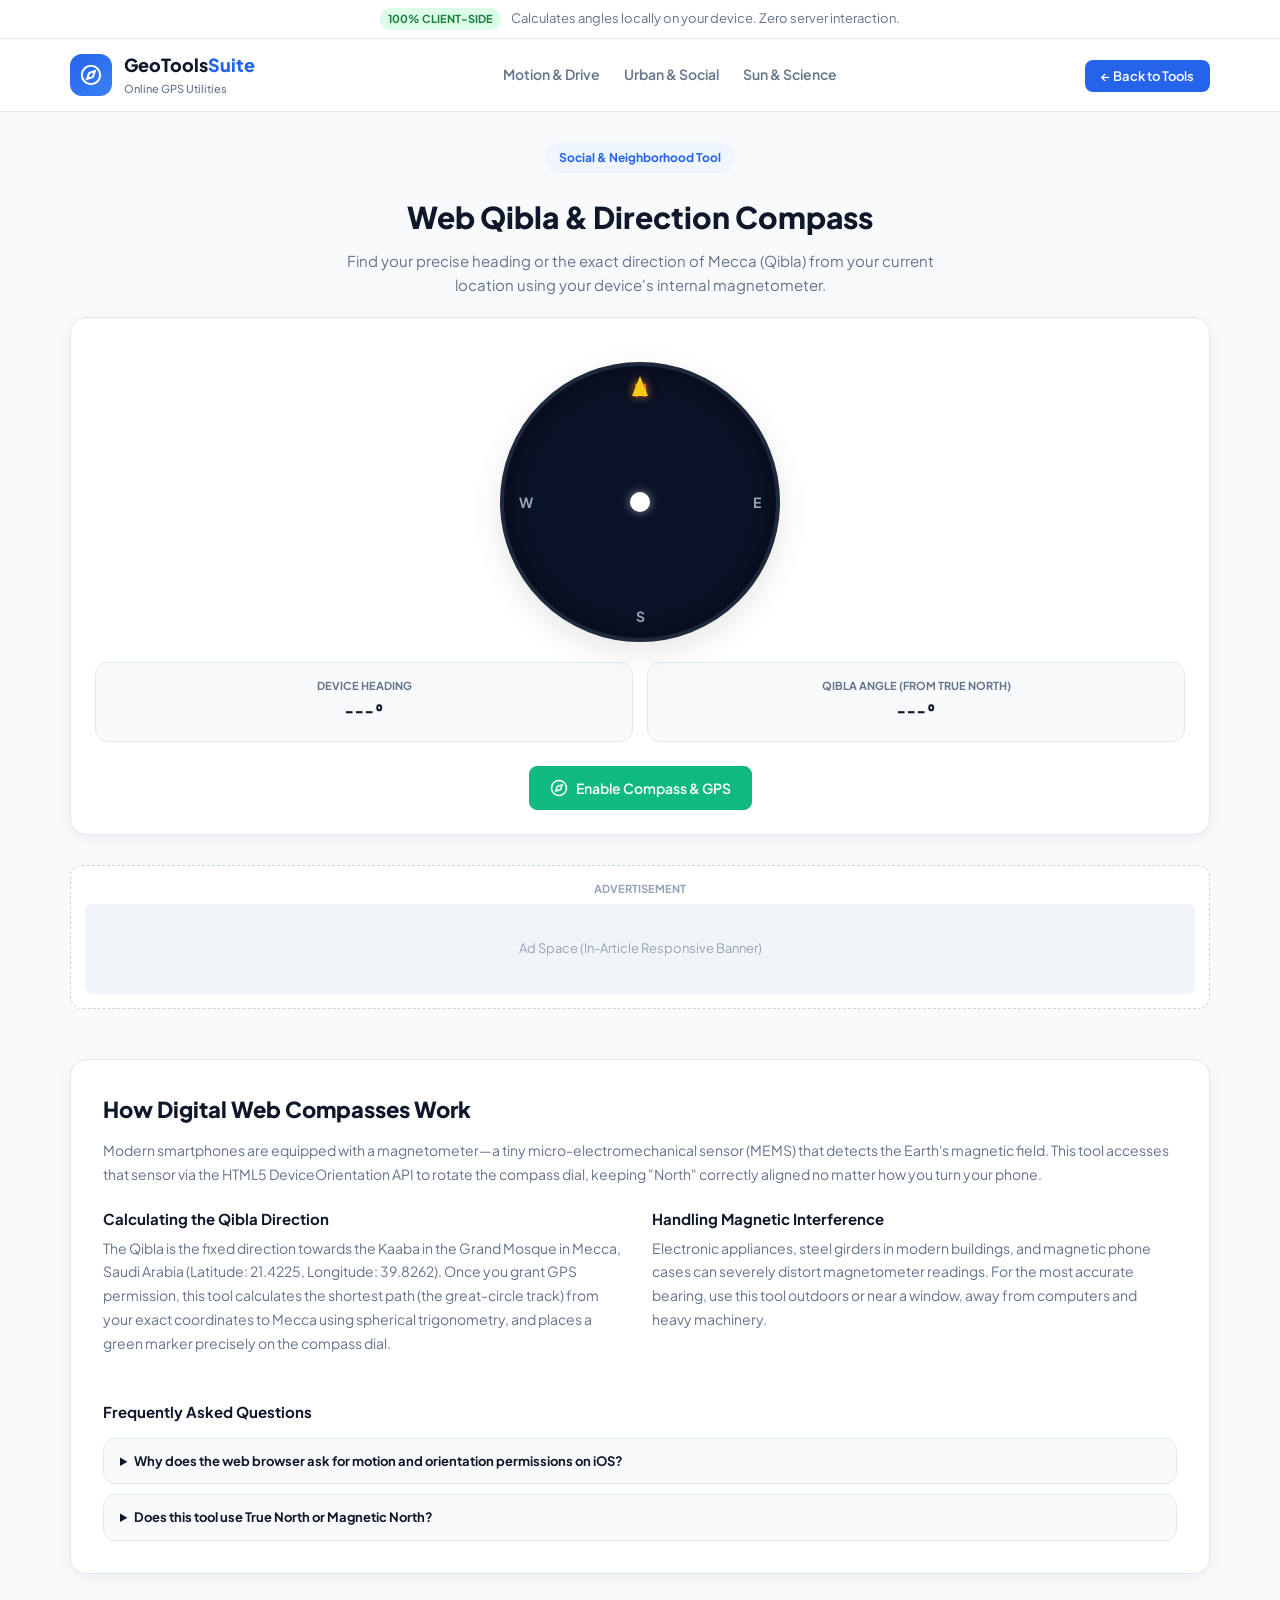
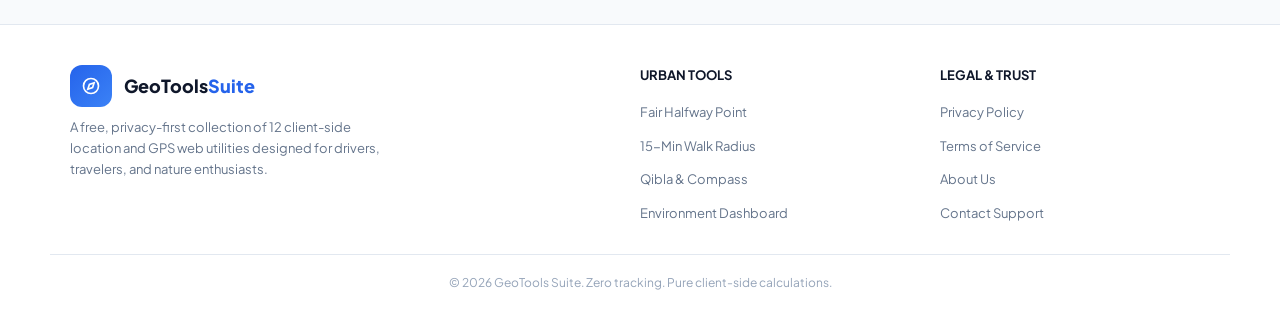
<file: qibla-finder/index.html>
<!DOCTYPE html>
<html lang="en">
<head>
  <meta charset="UTF-8">
  <meta name="viewport" content="width=device-width, initial-scale=1.0">
  <title>Online Qibla Compass & Direction Finder - 100% Private</title>
  <meta name="description" content="Find the exact Qibla direction for prayer (Salah) directly from your browser. Free online compass combining GPS and device orientation. No app needed.">
  <meta name="robots" content="index, follow">
  
  <!-- Google Analytics Tag -->
  <script async src="https://www.googletagmanager.com/gtag/js?id=G-PTZ0GYNKVJ"></script>
  <script>
    window.dataLayer = window.dataLayer || [];
    function gtag(){dataLayer.push(arguments);}
    gtag('js', new Date());
    gtag('config', 'G-PTZ0GYNKVJ');
  </script>

  <link rel="preconnect" href="https://fonts.googleapis.com">
  <link rel="preconnect" href="https://fonts.gstatic.com" crossorigin>
  <link href="https://fonts.googleapis.com/css2?family=Plus+Jakarta+Sans:wght@400;500;600;700;800&family=Share+Tech+Mono&display=swap" rel="stylesheet">
  
  <!-- Path to main CSS from inside the tool folder -->
  <link rel="stylesheet" href="../assets/style_g83k2.css">
  
  <style>
    .tool-header-area { text-align: center; margin: 30px 0 20px; }
    .tool-title { font-size: 30px; font-weight: 800; color: var(--text-main); margin-bottom: 8px; }
    .tool-lead { font-size: 15px; color: var(--text-muted); max-width: 620px; margin: 0 auto; }
    
    .compass-card { background: #ffffff; border: 1px solid var(--border-color); border-radius: var(--radius-lg); padding: 24px; box-shadow: var(--shadow-card); margin-bottom: 30px; text-align: center; }
    
    .compass-container { position: relative; width: 280px; height: 280px; margin: 20px auto; border-radius: 50%; background: #0b1329; border: 4px solid #1e293b; box-shadow: inset 0 0 40px rgba(0,0,0,0.5), 0 10px 30px rgba(15,23,42,0.1); display: flex; align-items: center; justify-content: center; }
    
    /* The rotating compass dial */
    .compass-dial { position: absolute; width: 100%; height: 100%; border-radius: 50%; transition: transform 0.1s cubic-bezier(0.1, 0.9, 0.2, 1); }
    
    /* North Marker */
    .marker-north { position: absolute; top: 10px; left: 50%; transform: translateX(-50%); color: #ef4444; font-weight: 800; font-size: 18px; text-shadow: 0 0 10px rgba(239,68,68,0.5); }
    .marker-south { position: absolute; bottom: 10px; left: 50%; transform: translateX(-50%); color: #94a3b8; font-weight: 700; font-size: 14px; }
    .marker-east { position: absolute; right: 15px; top: 50%; transform: translateY(-50%); color: #94a3b8; font-weight: 700; font-size: 14px; }
    .marker-west { position: absolute; left: 15px; top: 50%; transform: translateY(-50%); color: #94a3b8; font-weight: 700; font-size: 14px; }
    
    /* The Qibla Pointer */
    .qibla-pointer-container { position: absolute; width: 100%; height: 100%; border-radius: 50%; transition: transform 0.5s cubic-bezier(0.1, 0.9, 0.2, 1); pointer-events: none; }
    .qibla-icon { position: absolute; top: 25px; left: 50%; transform: translateX(-50%); width: 24px; height: 24px; background: #22c55e; border-radius: 4px; box-shadow: 0 0 15px rgba(34,197,94,0.6); display: flex; align-items: center; justify-content: center; }
    .qibla-icon::after { content: ''; width: 12px; height: 12px; background: #000; border-radius: 2px; }
    .qibla-line { position: absolute; top: 49px; left: 50%; transform: translateX(-50%); width: 2px; height: 90px; background: linear-gradient(to bottom, #22c55e, transparent); }
    
    /* Center Fix Marker (Device Orientation) */
    .center-crosshair { position: absolute; width: 20px; height: 20px; background: #ffffff; border-radius: 50%; z-index: 10; box-shadow: 0 0 10px rgba(255,255,255,0.5); }
    .center-arrow-up { position: absolute; top: 10px; left: 50%; transform: translateX(-50%); width: 0; height: 0; border-left: 8px solid transparent; border-right: 8px solid transparent; border-bottom: 20px solid #facc15; z-index: 11; filter: drop-shadow(0 0 5px rgba(250,204,21,0.5)); }
    
    .status-panel { display: grid; grid-template-columns: 1fr 1fr; gap: 14px; margin-bottom: 24px; }
    .status-box { background: #f8fafc; border: 1px solid var(--border-color); border-radius: var(--radius-md); padding: 14px; }
    .status-label { font-size: 11px; font-weight: 700; color: var(--text-muted); text-transform: uppercase; margin-bottom: 4px; }
    .status-val { font-family: 'Share Tech Mono', monospace; font-size: 18px; font-weight: 700; color: var(--text-main); }
    
    .calibration-warning { display: none; background: #fffbeb; border: 1px solid #fde68a; color: #b45309; padding: 12px; border-radius: var(--radius-sm); font-size: 13px; font-weight: 600; margin-bottom: 20px; }
    
    .tool-controls { display: flex; flex-wrap: wrap; justify-content: center; gap: 12px; }
    .btn-tool { background: #ffffff; border: 1px solid var(--border-color); color: var(--text-main); font-family: inherit; font-size: 14px; font-weight: 600; padding: 12px 20px; border-radius: var(--radius-sm); cursor: pointer; display: inline-flex; align-items: center; gap: 8px; transition: all 0.2s ease; }
    .btn-tool:hover { background: #f1f5f9; border-color: var(--border-hover); }
    .btn-primary { background: #10b981; color: #ffffff; border-color: #10b981; }
    .btn-primary:hover { background: #059669; color: #ffffff; }

    @media (max-width: 600px) { .status-panel { grid-template-columns: 1fr; } }
  </style>
</head>
<body>

  <aside class="top-banner">
    <div class="container banner-inner">
      <span class="badge">100% Client-Side</span>
      <span>Calculates angles locally on your device. Zero server interaction.</span>
    </div>
  </aside>

  <header class="site-header">
    <div class="container header-inner">
      <a href="../index.html" class="brand-logo">
        <div class="logo-icon">
          <svg width="22" height="22" viewBox="0 0 24 24" fill="none" stroke="currentColor" stroke-width="2.2">
            <circle cx="12" cy="12" r="10"></circle>
            <polygon points="16.24 7.76 14.12 14.12 7.76 16.24 9.88 9.88 16.24 7.76"></polygon>
          </svg>
        </div>
        <div class="logo-text">
          <span class="logo-title">GeoTools<span class="highlight">Suite</span></span>
          <span class="logo-sub">Online GPS Utilities</span>
        </div>
      </a>
      <nav class="nav-links">
        <a href="../index.html#travel-tools">Motion & Drive</a>
        <a href="../index.html#city-tools">Urban & Social</a>
        <a href="../index.html#science-tools">Sun & Science</a>
      </nav>
      <div class="header-action">
        <a href="../index.html" class="btn-primary-sm">&larr; Back to Tools</a>
      </div>
    </div>
  </header>

  <main class="container">
    <div class="tool-header-area">
      <span class="hero-chip">Social & Neighborhood Tool</span>
      <h1 class="tool-title">Web Qibla & Direction Compass</h1>
      <p class="tool-lead">Find your precise heading or the exact direction of Mecca (Qibla) from your current location using your device's internal magnetometer.</p>
    </div>

    <div class="compass-card">
      <div id="calibrationWarning" class="calibration-warning">
        ⚠️ Please calibrate your compass by moving your phone in a "Figure 8" motion. Make sure you are away from strong magnets or metal objects.
      </div>

      <div class="compass-container">
        <!-- The Dial that rotates based on magnetic north -->
        <div id="compassDial" class="compass-dial">
          <div class="marker-north">N</div>
          <div class="marker-east">E</div>
          <div class="marker-south">S</div>
          <div class="marker-west">W</div>
          
          <!-- The Qibla indicator sitting on the dial -->
          <div id="qiblaPointer" class="qibla-pointer-container" style="display: none;">
            <div class="qibla-icon"></div>
            <div class="qibla-line"></div>
          </div>
        </div>

        <!-- The fixed reference point for the phone -->
        <div class="center-arrow-up"></div>
        <div class="center-crosshair"></div>
      </div>

      <div class="status-panel">
        <div class="status-box">
          <div class="status-label">Device Heading</div>
          <div id="headingVal" class="status-val">---°</div>
        </div>
        <div class="status-box">
          <div class="status-label">Qibla Angle (from True North)</div>
          <div id="qiblaAngleVal" class="status-val">---°</div>
        </div>
      </div>

      <div class="tool-controls">
        <button id="startCompassBtn" class="btn-tool btn-primary">
          <svg width="18" height="18" viewBox="0 0 24 24" fill="none" stroke="currentColor" stroke-width="2"><circle cx="12" cy="12" r="10"/><polygon points="16.24 7.76 14.12 14.12 7.76 16.24 9.88 9.88 16.24 7.76"/></svg>
          <span id="btnText">Enable Compass & GPS</span>
        </button>
      </div>
    </div>

    <div class="ad-wrapper">
      <div class="ad-slot-card">
        <span class="ad-label">Advertisement</span>
        <div class="ad-placeholder">
          <span>Ad Space (In-Article Responsive Banner)</span>
        </div>
      </div>
    </div>

    <section class="seo-guide-section">
      <div class="guide-box">
        <h2 class="guide-heading">How Digital Web Compasses Work</h2>
        <p class="guide-text">Modern smartphones are equipped with a magnetometer—a tiny micro-electromechanical sensor (MEMS) that detects the Earth's magnetic field. This tool accesses that sensor via the HTML5 DeviceOrientation API to rotate the compass dial, keeping "North" correctly aligned no matter how you turn your phone.</p>

        <div class="guide-grid">
          <div class="guide-col">
            <h3 class="guide-subhead">Calculating the Qibla Direction</h3>
            <p class="guide-text">The Qibla is the fixed direction towards the Kaaba in the Grand Mosque in Mecca, Saudi Arabia (Latitude: 21.4225, Longitude: 39.8262). Once you grant GPS permission, this tool calculates the shortest path (the great-circle track) from your exact coordinates to Mecca using spherical trigonometry, and places a green marker precisely on the compass dial.</p>
          </div>
          <div class="guide-col">
            <h3 class="guide-subhead">Handling Magnetic Interference</h3>
            <p class="guide-text">Electronic appliances, steel girders in modern buildings, and magnetic phone cases can severely distort magnetometer readings. For the most accurate bearing, use this tool outdoors or near a window, away from computers and heavy machinery.</p>
          </div>
        </div>

        <h3 class="guide-subhead" style="margin-top: 24px;">Frequently Asked Questions</h3>
        <div class="faq-accordion">
          <details class="faq-item">
            <summary class="faq-question">Why does the web browser ask for motion and orientation permissions on iOS?</summary>
            <p class="faq-answer">Apple (iOS 13 and later) requires explicit user interaction to read gyroscope and magnetometer data to protect your privacy. Clicking the "Enable Compass" button securely requests this access directly inside Safari without downloading an app.</p>
          </details>
          <details class="faq-item">
            <summary class="faq-question">Does this tool use True North or Magnetic North?</summary>
            <p class="faq-answer">The tool attempts to use True North by factoring in the magnetic declination if the hardware and operating system provide it (such as `webkitCompassHeading` on iOS). On standard Android devices, it defaults to magnetic north, which is usually accurate enough for everyday use.</p>
          </details>
        </div>
      </div>
    </section>
  </main>

  <footer class="site-footer">
    <div class="container footer-content">
      <div class="footer-col">
        <div class="brand-logo">
          <div class="logo-icon">
            <svg width="18" height="18" viewBox="0 0 24 24" fill="none" stroke="currentColor" stroke-width="2.2">
              <circle cx="12" cy="12" r="10"></circle>
              <polygon points="16.24 7.76 14.12 14.12 7.76 16.24 9.88 9.88 16.24 7.76"></polygon>
            </svg>
          </div>
          <span class="logo-title">GeoTools<span class="highlight">Suite</span></span>
        </div>
        <p class="footer-desc">A free, privacy-first collection of 12 client-side location and GPS web utilities designed for drivers, travelers, and nature enthusiasts.</p>
      </div>

      <div class="footer-col">
        <h4 class="footer-title">Urban Tools</h4>
        <ul class="footer-links">
          <li><a href="../halfway/">Fair Halfway Point</a></li>
          <li><a href="../walking-radius/">15-Min Walk Radius</a></li>
          <li><a href="../qibla-finder/">Qibla & Compass</a></li>
          <li><a href="../eco-dashboard/">Environment Dashboard</a></li>
        </ul>
      </div>

      <div class="footer-col">
        <h4 class="footer-title">Legal & Trust</h4>
        <ul class="footer-links">
          <li><a href="../privacy.html">Privacy Policy</a></li>
          <li><a href="../terms.html">Terms of Service</a></li>
          <li><a href="../about.html">About Us</a></li>
          <li><a href="mailto:sobl5910@gmail.com">Contact Support</a></li>
        </ul>
      </div>
    </div>
    <div class="container footer-bottom">
      <p>&copy; 2026 GeoTools Suite. Zero tracking. Pure client-side calculations.</p>
    </div>
  </footer>

  <script>
    // Mecca Coordinates
    const MECCA_LAT = 21.422487;
    const MECCA_LNG = 39.826206;

    let isCompassActive = false;
    let deviceHeading = 0;
    let qiblaBearing = null;
    let hasWarnedCalibration = false;

    const compassDial = document.getElementById('compassDial');
    const qiblaPointer = document.getElementById('qiblaPointer');
    const headingVal = document.getElementById('headingVal');
    const qiblaAngleVal = document.getElementById('qiblaAngleVal');
    const calibrationWarning = document.getElementById('calibrationWarning');
    const startBtn = document.getElementById('startCompassBtn');
    const btnText = document.getElementById('btnText');

    startBtn.addEventListener('click', () => {
      if (isCompassActive) return;
      initCompass();
    });

    async function initCompass() {
      // 1. Request iOS 13+ DeviceOrientation permission if necessary
      if (typeof DeviceOrientationEvent !== 'undefined' && typeof DeviceOrientationEvent.requestPermission === 'function') {
        try {
          const permissionState = await DeviceOrientationEvent.requestPermission();
          if (permissionState === 'granted') {
            setupSensors();
          } else {
            alert('Compass access denied. Please allow motion sensors in your settings.');
            return;
          }
        } catch (err) {
          console.error(err);
        }
      } else {
        // Non-iOS or older devices
        setupSensors();
      }

      // 2. Request GPS to calculate Qibla
      if ('geolocation' in navigator) {
        btnText.textContent = 'Acquiring GPS...';
        navigator.geolocation.getCurrentPosition(
          pos => {
            calculateQibla(pos.coords.latitude, pos.coords.longitude);
            isCompassActive = true;
            startBtn.style.display = 'none';
          },
          err => {
            alert("Could not get location to calculate Qibla: " + err.message);
            isCompassActive = true;
            startBtn.style.display = 'none';
          }
        );
      } else {
        isCompassActive = true;
        startBtn.style.display = 'none';
      }
    }

    function setupSensors() {
      window.addEventListener('deviceorientationabsolute', handleOrientation, true);
      window.addEventListener('deviceorientation', handleOrientation, true);
    }

    function handleOrientation(e) {
      if (!isCompassActive) return;

      let heading = null;
      // iOS webkitCompassHeading gives degrees from True North
      if (e.webkitCompassHeading != null) {
        heading = e.webkitCompassHeading;
      } 
      // Android absolute alpha
      else if (e.absolute === true && e.alpha !== null) {
        heading = 360 - e.alpha;
      } 
      // Standard fallback
      else if (e.alpha !== null) {
        heading = 360 - e.alpha;
      }

      if (heading !== null) {
        deviceHeading = heading;
        // Rotate the dial exactly opposite to the heading to keep North pointing Up
        compassDial.style.transform = `rotate(${-deviceHeading}deg)`;
        headingVal.textContent = Math.round(deviceHeading) + '°';

        // Calibration warning logic (if accuracy property exists)
        if (e.webkitCompassAccuracy) {
          if (e.webkitCompassAccuracy > 15 && !hasWarnedCalibration) {
            calibrationWarning.style.display = 'block';
            hasWarnedCalibration = true;
          } else if (e.webkitCompassAccuracy <= 15 && hasWarnedCalibration) {
            calibrationWarning.style.display = 'none';
          }
        }
      }
    }

    function calculateQibla(lat, lng) {
      // Calculate bearing from user location to Mecca
      const toRad = Math.PI / 180;
      const lat1 = lat * toRad;
      const lat2 = MECCA_LAT * toRad;
      const dLon = (MECCA_LNG - lng) * toRad;

      const y = Math.sin(dLon) * Math.cos(lat2);
      const x = Math.cos(lat1) * Math.sin(lat2) - Math.sin(lat1) * Math.cos(lat2) * Math.cos(dLon);
      
      let bearing = Math.atan2(y, x) * 180 / Math.PI;
      bearing = (bearing + 360) % 360;

      qiblaBearing = bearing;
      qiblaAngleVal.textContent = Math.round(qiblaBearing) + '°';
      
      // Position the Qibla pointer on the dial
      qiblaPointer.style.display = 'block';
      qiblaPointer.style.transform = `rotate(${qiblaBearing}deg)`;
    }
  </script>
</body>
</html>
</file>
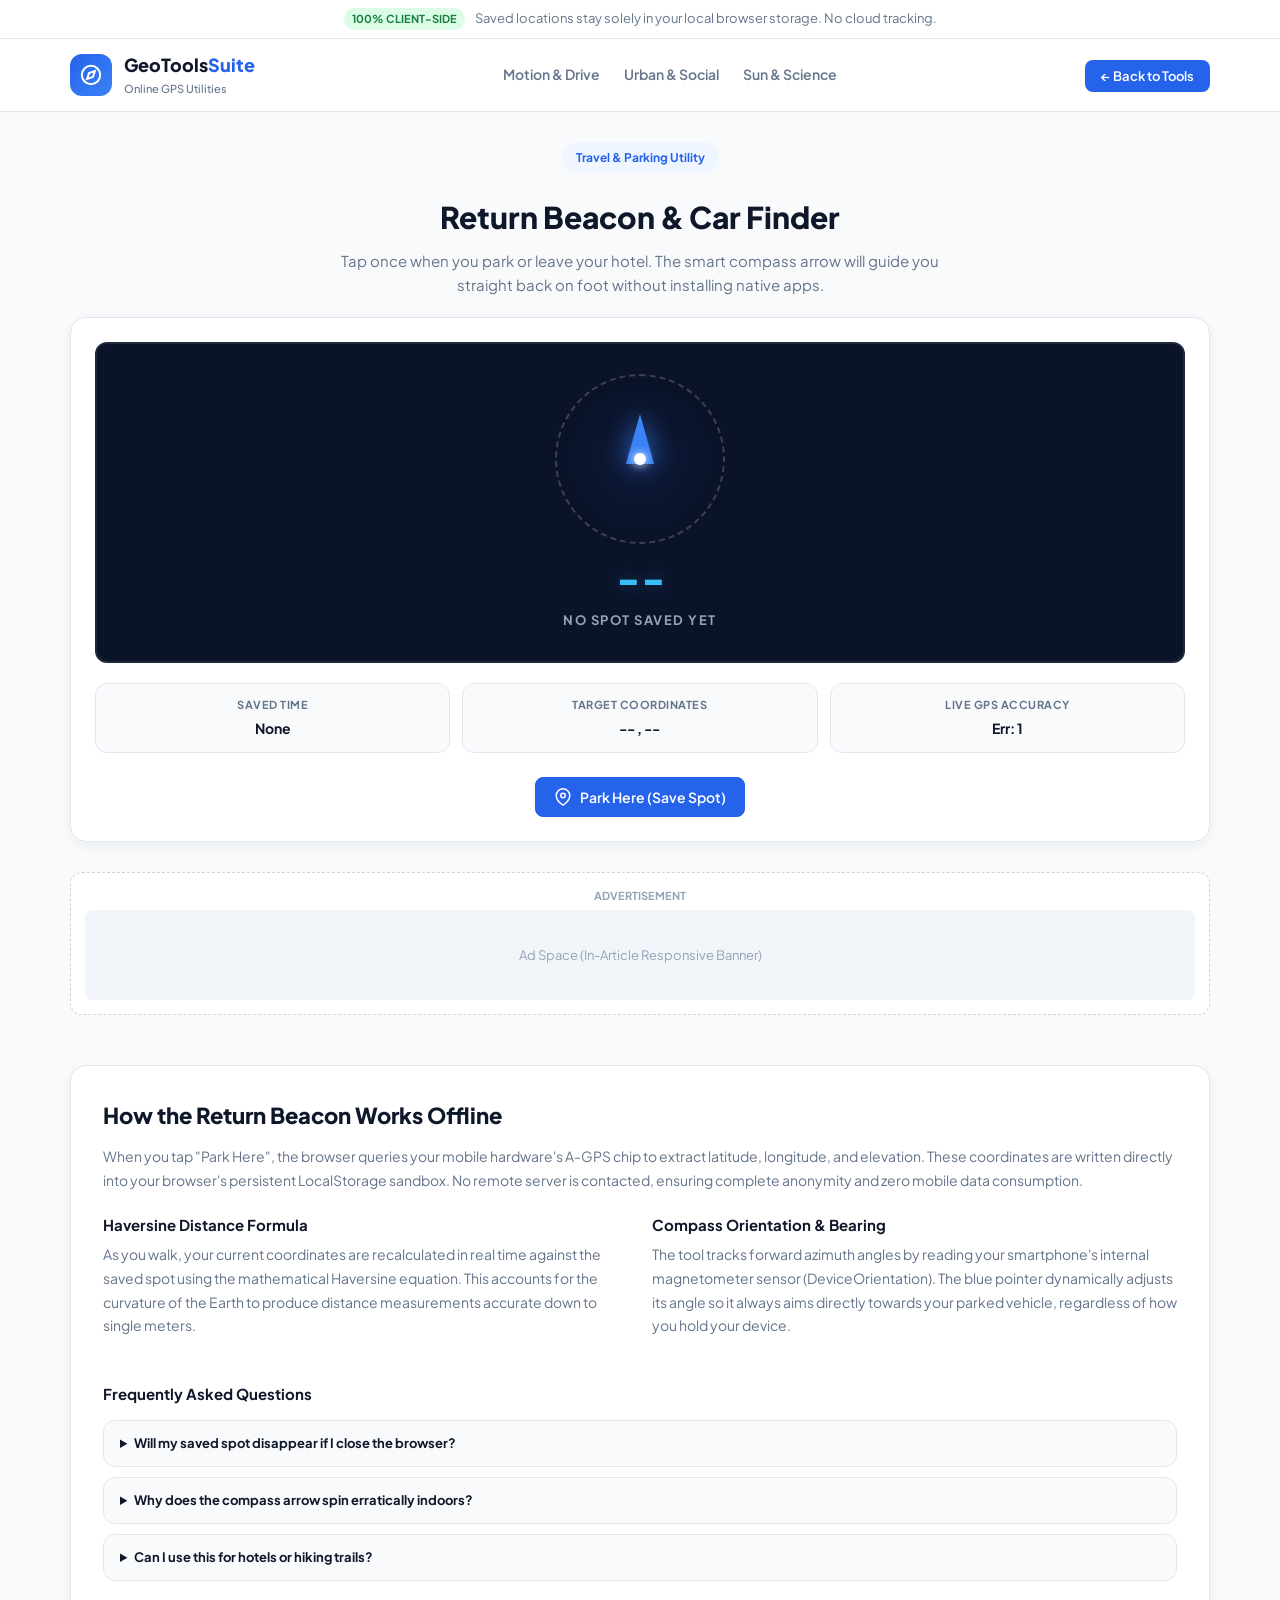
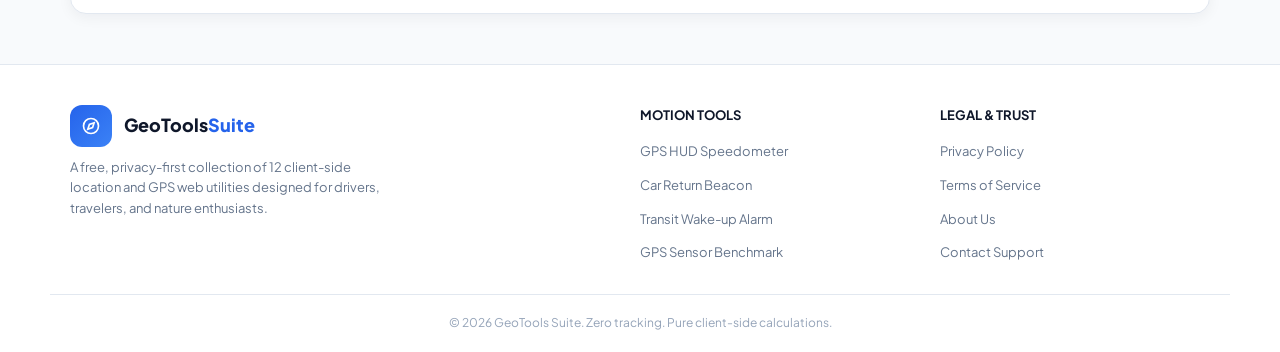
<file: return-beacon/index.html>
<!DOCTYPE html>
<html lang="en">
<head>
  <meta charset="UTF-8">
  <meta name="viewport" content="width=device-width, initial-scale=1.0">
  <title>Parking Return Beacon Online - Find My Parked Car Without App</title>
  <meta name="description" content="Free browser-based parking return beacon. Save your car or hotel spot with one tap and follow the compass arrow back. 100% private, works offline.">
  <meta name="robots" content="index, follow">
  
  <script async src="https://www.googletagmanager.com/gtag/js?id=G-PTZ0GYNKVJ"></script>
  <script>
    window.dataLayer = window.dataLayer || [];
    function gtag(){dataLayer.push(arguments);}
    gtag('js', new Date());
    gtag('config', 'G-PTZ0GYNKVJ');
  </script>

  <link rel="preconnect" href="https://fonts.googleapis.com">
  <link rel="preconnect" href="https://fonts.gstatic.com" crossorigin>
  <link href="https://fonts.googleapis.com/css2?family=Plus+Jakarta+Sans:wght@400;500;600;700;800&family=Share+Tech+Mono&display=swap" rel="stylesheet">
  
  <!-- Path to main CSS from inside the tool folder -->
  <link rel="stylesheet" href="../assets/style_g83k2.css">
  
  <style>
    .tool-header-area { text-align: center; margin: 30px 0 20px; }
    .tool-title { font-size: 30px; font-weight: 800; color: var(--text-main); margin-bottom: 8px; }
    .tool-lead { font-size: 15px; color: var(--text-muted); max-width: 600px; margin: 0 auto; }
    
    .beacon-card { background: #ffffff; border: 1px solid var(--border-color); border-radius: var(--radius-lg); padding: 24px; box-shadow: var(--shadow-card); margin-bottom: 30px; }
    .radar-container { background: #0b1329; border-radius: var(--radius-md); padding: 30px 20px; display: flex; flex-direction: column; align-items: center; justify-content: center; min-height: 300px; position: relative; border: 2px solid #1e293b; }
    
    .compass-disc { width: 170px; height: 170px; border-radius: 50%; border: 2px dashed rgba(255, 255, 255, 0.2); position: relative; display: flex; align-items: center; justify-content: center; margin-bottom: 16px; background: radial-gradient(circle, rgba(37,99,235,0.08) 0%, rgba(15,23,42,0) 70%); }
    .compass-arrow-wrap { width: 100%; height: 100%; position: absolute; top: 0; left: 0; display: flex; align-items: center; justify-content: center; transition: transform 0.2s cubic-bezier(0.1, 0.9, 0.2, 1); }
    .compass-arrow { width: 0; height: 0; border-left: 14px solid transparent; border-right: 14px solid transparent; border-bottom: 50px solid #3b82f6; filter: drop-shadow(0 0 12px rgba(59, 130, 246, 0.8)); transform: translateY(-20px); }
    .radar-center-dot { width: 12px; height: 12px; border-radius: 50%; background: #ffffff; box-shadow: 0 0 10px #ffffff; z-index: 2; }
    
    .distance-readout { font-family: 'Share Tech Mono', monospace, sans-serif; font-size: 46px; font-weight: 700; color: #38bdf8; text-shadow: 0 0 18px rgba(56, 189, 248, 0.35); line-height: 1; margin-bottom: 4px; }
    .distance-unit { font-size: 13px; font-weight: 700; color: #94a3b8; text-transform: uppercase; letter-spacing: 1.5px; }
    
    .spot-info-bar { display: grid; grid-template-columns: repeat(3, 1fr); gap: 12px; margin-top: 20px; }
    .info-box { background: #f8fafc; border: 1px solid var(--border-color); border-radius: var(--radius-md); padding: 12px; text-align: center; }
    .info-label { font-size: 11px; font-weight: 700; color: var(--text-muted); text-transform: uppercase; letter-spacing: 0.5px; }
    .info-val { font-size: 14px; font-weight: 700; color: var(--text-main); margin-top: 4px; }
    
    .beacon-controls { display: flex; flex-wrap: wrap; justify-content: center; gap: 12px; margin-top: 24px; }
    .btn-tool { background: #ffffff; border: 1px solid var(--border-color); color: var(--text-main); font-family: inherit; font-size: 14px; font-weight: 600; padding: 10px 18px; border-radius: var(--radius-sm); cursor: pointer; display: inline-flex; align-items: center; gap: 8px; transition: all 0.2s ease; }
    .btn-tool:hover { background: #f1f5f9; border-color: var(--border-hover); }
    .btn-save { background: #2563eb; color: #ffffff; border-color: #2563eb; }
    .btn-save:hover { background: #1d4ed8; color: #ffffff; }
    .btn-danger { background: #ffffff; color: #ef4444; border-color: #fecaca; }
    .btn-danger:hover { background: #fef2f2; border-color: #f87171; }
    
    @media (max-width: 600px) { .spot-info-bar { grid-template-columns: 1fr; } .distance-readout { font-size: 38px; } }
  </style>
</head>
<body>

  <aside class="top-banner">
    <div class="container banner-inner">
      <span class="badge">100% Client-Side</span>
      <span>Saved locations stay solely in your local browser storage. No cloud tracking.</span>
    </div>
  </aside>

  <header class="site-header">
    <div class="container header-inner">
      <a href="../index.html" class="brand-logo">
        <div class="logo-icon">
          <svg width="22" height="22" viewBox="0 0 24 24" fill="none" stroke="currentColor" stroke-width="2.2">
            <circle cx="12" cy="12" r="10"></circle>
            <polygon points="16.24 7.76 14.12 14.12 7.76 16.24 9.88 9.88 16.24 7.76"></polygon>
          </svg>
        </div>
        <div class="logo-text">
          <span class="logo-title">GeoTools<span class="highlight">Suite</span></span>
          <span class="logo-sub">Online GPS Utilities</span>
        </div>
      </a>

      <nav class="nav-links">
        <a href="../index.html#travel-tools">Motion & Drive</a>
        <a href="../index.html#city-tools">Urban & Social</a>
        <a href="../index.html#science-tools">Sun & Science</a>
      </nav>

      <div class="header-action">
        <a href="../index.html" class="btn-primary-sm">&larr; Back to Tools</a>
      </div>
    </div>
  </header>

  <main class="container">
    <div class="tool-header-area">
      <span class="hero-chip">Travel & Parking Utility</span>
      <h1 class="tool-title">Return Beacon & Car Finder</h1>
      <p class="tool-lead">Tap once when you park or leave your hotel. The smart compass arrow will guide you straight back on foot without installing native apps.</p>
    </div>

    <div class="beacon-card">
      <div class="radar-container">
        <div class="compass-disc">
          <div id="arrowWrap" class="compass-arrow-wrap">
            <div class="compass-arrow"></div>
          </div>
          <div class="radar-center-dot"></div>
        </div>
        <div id="distVal" class="distance-readout">--</div>
        <div id="distUnit" class="distance-unit">NO SPOT SAVED YET</div>
      </div>

      <div class="spot-info-bar">
        <div class="info-box"><div class="info-label">Saved Time</div><div id="savedTimeVal" class="info-val">None</div></div>
        <div class="info-box"><div class="info-label">Target Coordinates</div><div id="savedCoordsVal" class="info-val">-- , --</div></div>
        <div class="info-box"><div class="info-label">Live GPS Accuracy</div><div id="liveAccVal" class="info-val">-- m</div></div>
      </div>

      <div class="beacon-controls">
        <button id="saveSpotBtn" class="btn-tool btn-save">
          <svg width="18" height="18" viewBox="0 0 24 24" fill="none" stroke="currentColor" stroke-width="2"><path d="M21 10c0 7-9 13-9 13s-9-6-9-13a9 9 0 0 1 18 0z"/><circle cx="12" cy="10" r="3"/></svg>
          <span id="saveBtnText">Park Here (Save Spot)</span>
        </button>
        <button id="extMapBtn" class="btn-tool" style="display:none;">
          <svg width="18" height="18" viewBox="0 0 24 24" fill="none" stroke="currentColor" stroke-width="2"><path d="M18 13v6a2 2 0 0 1-2 2H5a2 2 0 0 1-2-2V8a2 2 0 0 1 2-2h6"/><polyline points="15 3 21 3 21 9"/><line x1="10" y1="14" x2="21" y2="3"/></svg>
          Open in Maps
        </button>
        <button id="clearSpotBtn" class="btn-tool btn-danger" style="display:none;">
          <svg width="18" height="18" viewBox="0 0 24 24" fill="none" stroke="currentColor" stroke-width="2"><polyline points="3 6 5 6 21 6"/><path d="M19 6v14a2 2 0 0 1-2 2H7a2 2 0 0 1-2-2V6m3 0V4a2 2 0 0 1 2-2h4a2 2 0 0 1 2 2v2"/></svg>
          Clear Spot
        </button>
      </div>
    </div>

    <div class="ad-wrapper">
      <div class="ad-slot-card">
        <span class="ad-label">Advertisement</span>
        <div class="ad-placeholder">
          <span>Ad Space (In-Article Responsive Banner)</span>
        </div>
      </div>
    </div>

    <section class="seo-guide-section">
      <div class="guide-box">
        <h2 class="guide-heading">How the Return Beacon Works Offline</h2>
        <p class="guide-text">When you tap "Park Here", the browser queries your mobile hardware's A-GPS chip to extract latitude, longitude, and elevation. These coordinates are written directly into your browser's persistent LocalStorage sandbox. No remote server is contacted, ensuring complete anonymity and zero mobile data consumption.</p>

        <div class="guide-grid">
          <div class="guide-col">
            <h3 class="guide-subhead">Haversine Distance Formula</h3>
            <p class="guide-text">As you walk, your current coordinates are recalculated in real time against the saved spot using the mathematical Haversine equation. This accounts for the curvature of the Earth to produce distance measurements accurate down to single meters.</p>
          </div>
          <div class="guide-col">
            <h3 class="guide-subhead">Compass Orientation & Bearing</h3>
            <p class="guide-text">The tool tracks forward azimuth angles by reading your smartphone's internal magnetometer sensor (DeviceOrientation). The blue pointer dynamically adjusts its angle so it always aims directly towards your parked vehicle, regardless of how you hold your device.</p>
          </div>
        </div>

        <h3 class="guide-subhead" style="margin-top: 24px;">Frequently Asked Questions</h3>
        <div class="faq-accordion">
          <details class="faq-item">
            <summary class="faq-question">Will my saved spot disappear if I close the browser?</summary>
            <p class="faq-answer">No. The location is stored inside your browser's LocalStorage memory. You can lock your phone, close Safari or Chrome, and reopen the page hours later; the arrow will instantly resume guiding you back.</p>
          </details>
          <details class="faq-item">
            <summary class="faq-question">Why does the compass arrow spin erratically indoors?</summary>
            <p class="faq-answer">Large reinforced concrete structures and underground parking decks generate strong magnetic interference. For optimal accuracy, step towards an open ramp, window, or outdoor sidewalk so the magnetometer and GPS sensors can recalibrate.</p>
          </details>
          <details class="faq-item">
            <summary class="faq-question">Can I use this for hotels or hiking trails?</summary>
            <p class="faq-answer">Absolutely. While optimized for finding parked vehicles, it functions as a universal waypoint beacon for hotels, trailheads, campsite tents, or festival meeting spots.</p>
          </details>
        </div>
      </div>
    </section>
  </main>

  <footer class="site-footer">
    <div class="container footer-content">
      <div class="footer-col">
        <div class="brand-logo">
          <div class="logo-icon">
            <svg width="18" height="18" viewBox="0 0 24 24" fill="none" stroke="currentColor" stroke-width="2.2">
              <circle cx="12" cy="12" r="10"></circle>
              <polygon points="16.24 7.76 14.12 14.12 7.76 16.24 9.88 9.88 16.24 7.76"></polygon>
            </svg>
          </div>
          <span class="logo-title">GeoTools<span class="highlight">Suite</span></span>
        </div>
        <p class="footer-desc">A free, privacy-first collection of 12 client-side location and GPS web utilities designed for drivers, travelers, and nature enthusiasts.</p>
      </div>

      <div class="footer-col">
        <h4 class="footer-title">Motion Tools</h4>
        <ul class="footer-links">
          <li><a href="../hud-speedometer/">GPS HUD Speedometer</a></li>
          <li><a href="../return-beacon/">Car Return Beacon</a></li>
          <li><a href="../transit-alarm/">Transit Wake-up Alarm</a></li>
          <li><a href="../gps-accuracy/">GPS Sensor Benchmark</a></li>
        </ul>
      </div>

      <div class="footer-col">
        <h4 class="footer-title">Legal & Trust</h4>
        <ul class="footer-links">
          <li><a href="../privacy.html">Privacy Policy</a></li>
          <li><a href="../terms.html">Terms of Service</a></li>
          <li><a href="../about.html">About Us</a></li>
          <li><a href="mailto:sobl5910@gmail.com">Contact Support</a></li>
        </ul>
      </div>
    </div>
    <div class="container footer-bottom">
      <p>&copy; 2026 GeoTools Suite. Zero tracking. Pure client-side calculations.</p>
    </div>
  </footer>

  <script>
    const STORAGE_KEY = 'geotools_return_beacon_spot';
    let savedSpot = null;
    let currentCoords = null;
    let deviceHeading = 0;
    let watchId = null;

    const arrowWrap = document.getElementById('arrowWrap');
    const distVal = document.getElementById('distVal');
    const distUnit = document.getElementById('distUnit');
    const savedTimeVal = document.getElementById('savedTimeVal');
    const savedCoordsVal = document.getElementById('savedCoordsVal');
    const liveAccVal = document.getElementById('liveAccVal');

    const saveSpotBtn = document.getElementById('saveSpotBtn');
    const saveBtnText = document.getElementById('saveBtnText');
    const extMapBtn = document.getElementById('extMapBtn');
    const clearSpotBtn = document.getElementById('clearSpotBtn');

    function init() {
      const stored = localStorage.getItem(STORAGE_KEY);
      if (stored) {
        try {
          savedSpot = JSON.parse(stored);
          renderSavedState();
        } catch (e) {
          localStorage.removeItem(STORAGE_KEY);
        }
      }
      startTracking();
      setupOrientation();
    }

    function startTracking() {
      if (!('geolocation' in navigator)) return;
      watchId = navigator.geolocation.watchPosition(
        pos => {
          currentCoords = pos.coords;
          liveAccVal.textContent = Math.round(pos.coords.accuracy) + ' m';
          updateNavigation();
        },
        err => { liveAccVal.textContent = 'Err: ' + err.code; },
        { enableHighAccuracy: true, maximumAge: 1000, timeout: 10000 }
      );
    }

    function setupOrientation() {
      if (window.DeviceOrientationEvent) {
        window.addEventListener('deviceorientationabsolute', handleOrientation, true);
        window.addEventListener('deviceorientation', handleOrientation, true);
      }
    }

    function handleOrientation(e) {
      if (e.webkitCompassHeading) {
        deviceHeading = e.webkitCompassHeading;
      } else if (e.alpha !== null) {
        deviceHeading = 360 - e.alpha;
      }
      updateNavigation();
    }

    saveSpotBtn.addEventListener('click', () => {
      if (!('geolocation' in navigator)) { alert('Geolocation not supported.'); return; }
      saveBtnText.textContent = 'Acquiring GPS...';
      navigator.geolocation.getCurrentPosition(
        pos => {
          savedSpot = { lat: pos.coords.latitude, lng: pos.coords.longitude, time: new Date().toLocaleTimeString([], { hour: '2-digit', minute: '2-digit' }), accuracy: pos.coords.accuracy };
          localStorage.setItem(STORAGE_KEY, JSON.stringify(savedSpot));
          renderSavedState();
          updateNavigation();
        },
        err => { alert('Could not save spot: ' + err.message); saveBtnText.textContent = 'Park Here (Save Spot)'; },
        { enableHighAccuracy: true, timeout: 8000 }
      );
    });

    clearSpotBtn.addEventListener('click', () => {
      if (confirm('Clear your saved parking spot?')) {
        localStorage.removeItem(STORAGE_KEY);
        savedSpot = null;
        renderNoState();
      }
    });

    function renderSavedState() {
      saveBtnText.textContent = 'Update Saved Spot';
      extMapBtn.style.display = 'inline-flex';
      clearSpotBtn.style.display = 'inline-flex';
      savedTimeVal.textContent = savedSpot.time;
      savedCoordsVal.textContent = savedSpot.lat.toFixed(4) + ', ' + savedSpot.lng.toFixed(4);
      extMapBtn.onclick = () => { window.open(`https://www.google.com/maps/search/?api=1&query=${savedSpot.lat},${savedSpot.lng}`, '_blank'); };
    }

    function renderNoState() {
      saveBtnText.textContent = 'Park Here (Save Spot)';
      extMapBtn.style.display = 'none';
      clearSpotBtn.style.display = 'none';
      distVal.textContent = '--';
      distUnit.textContent = 'NO SPOT SAVED YET';
      savedTimeVal.textContent = 'None';
      savedCoordsVal.textContent = '-- , --';
      arrowWrap.style.transform = 'rotate(0deg)';
    }

    function computeDistance(lat1, lon1, lat2, lon2) {
      const R = 6371e3;
      const toRad = Math.PI / 180;
      const dLat = (lat2 - lat1) * toRad;
      const dLon = (lon2 - lon1) * toRad;
      const a = Math.sin(dLat / 2) * Math.sin(dLat / 2) + Math.cos(lat1 * toRad) * Math.cos(lat2 * toRad) * Math.sin(dLon / 2) * Math.sin(dLon / 2);
      const c = 2 * Math.atan2(Math.sqrt(a), Math.sqrt(1 - a));
      return R * c;
    }

    function computeBearing(lat1, lon1, lat2, lon2) {
      const toRad = Math.PI / 180;
      const y = Math.sin((lon2 - lon1) * toRad) * Math.cos(lat2 * toRad);
      const x = Math.cos(lat1 * toRad) * Math.sin(lat2 * toRad) - Math.sin(lat1 * toRad) * Math.cos(lat2 * toRad) * Math.cos((lon2 - lon1) * toRad);
      return (Math.atan2(y, x) * 180 / Math.PI + 360) % 360;
    }

    function updateNavigation() {
      if (!savedSpot || !currentCoords) return;
      const meters = computeDistance(currentCoords.latitude, currentCoords.longitude, savedSpot.lat, savedSpot.lng);
      
      if (meters < 1000) { distVal.textContent = Math.round(meters); distUnit.textContent = 'METERS TO SPOT'; }
      else { distVal.textContent = (meters / 1000).toFixed(2); distUnit.textContent = 'KILOMETERS TO SPOT'; }
      
      const targetBearing = computeBearing(currentCoords.latitude, currentCoords.longitude, savedSpot.lat, savedSpot.lng);
      const arrowRotation = (targetBearing - deviceHeading + 360) % 360;
      arrowWrap.style.transform = `rotate(${arrowRotation}deg)`;
    }

    init();
  </script>
</body>
</html>
</file>
<file: assets/style_g83k2.css>
/* GeoTools Suite - Clean Light Style (mimusic standard) */
:root {
  --bg-body: #f8fafc;
  --bg-card: #ffffff;
  --text-main: #0f172a;
  --text-muted: #64748b;
  --text-light: #94a3b8;
  --border-color: #e2e8f0;
  --border-hover: #cbd5e1;
  --primary: #2563eb;
  --primary-hover: #1d4ed8;
  --primary-soft: #eff6ff;
  --radius-lg: 16px;
  --radius-md: 12px;
  --radius-sm: 8px;
  --shadow-sm: 0 1px 3px rgba(15, 23, 42, 0.04);
  --shadow-card: 0 4px 14px rgba(15, 23, 42, 0.05);
  --shadow-hover: 0 10px 25px -4px rgba(37, 99, 235, 0.1), 0 4px 10px -2px rgba(15, 23, 42, 0.04);
}

*, *::before, *::after {
  box-sizing: border-box;
  margin: 0;
  padding: 0;
}

body {
  font-family: 'Plus Jakarta Sans', -apple-system, BlinkMacSystemFont, 'Segoe UI', Roboto, sans-serif;
  background-color: var(--bg-body);
  color: var(--text-main);
  line-height: 1.6;
  -webkit-font-smoothing: antialiased;
}

.container {
  width: 100%;
  max-width: 1180px;
  margin: 0 auto;
  padding: 0 20px;
}

/* Top Banner */
.top-banner {
  background-color: #ffffff;
  border-bottom: 1px solid var(--border-color);
  font-size: 13px;
  color: var(--text-muted);
  padding: 8px 0;
}
.banner-inner {
  display: flex;
  align-items: center;
  justify-content: center;
  gap: 10px;
  text-align: center;
}
.badge {
  background-color: #dcfce7;
  color: #15803d;
  font-weight: 700;
  font-size: 11px;
  padding: 2px 8px;
  border-radius: 20px;
  text-transform: uppercase;
}

/* Site Header */
.site-header {
  background-color: #ffffff;
  border-bottom: 1px solid var(--border-color);
  position: sticky;
  top: 0;
  z-index: 100;
}
.header-inner {
  display: flex;
  align-items: center;
  justify-content: space-between;
  height: 72px;
}
.brand-logo {
  display: flex;
  align-items: center;
  gap: 12px;
  text-decoration: none;
  color: var(--text-main);
}
.logo-icon {
  width: 42px;
  height: 42px;
  background: linear-gradient(135deg, #2563eb, #3b82f6);
  border-radius: var(--radius-md);
  display: flex;
  align-items: center;
  justify-content: center;
  color: #ffffff;
}
.logo-title {
  font-size: 18px;
  font-weight: 800;
  display: block;
}
.logo-title .highlight {
  color: var(--primary);
}
.logo-sub {
  font-size: 11px;
  color: var(--text-muted);
  font-weight: 500;
  display: block;
}

.nav-links {
  display: flex;
  align-items: center;
  gap: 24px;
}
.nav-links a {
  text-decoration: none;
  color: var(--text-muted);
  font-size: 14px;
  font-weight: 600;
  transition: color 0.2s ease;
}
.nav-links a:hover {
  color: var(--primary);
}

.btn-primary-sm {
  background-color: var(--primary);
  color: #ffffff;
  padding: 8px 16px;
  font-size: 13px;
  font-weight: 600;
  border-radius: var(--radius-sm);
  text-decoration: none;
}

/* Hero Section */
.hero-section {
  padding: 60px 0 30px;
  text-align: center;
}
.hero-chip {
  display: inline-block;
  background-color: var(--primary-soft);
  color: var(--primary);
  font-size: 12px;
  font-weight: 700;
  padding: 6px 14px;
  border-radius: 30px;
  margin-bottom: 20px;
}
.hero-heading {
  font-size: 38px;
  font-weight: 800;
  line-height: 1.25;
  color: var(--text-main);
  margin-bottom: 16px;
}
.hero-desc {
  font-size: 16px;
  color: var(--text-muted);
  max-width: 650px;
  margin: 0 auto 26px;
}
.hero-badges {
  display: flex;
  align-items: center;
  justify-content: center;
  flex-wrap: wrap;
  gap: 12px;
}
.pill-item {
  display: inline-flex;
  align-items: center;
  gap: 8px;
  background-color: #ffffff;
  border: 1px solid var(--border-color);
  padding: 6px 14px;
  border-radius: 40px;
  font-size: 13px;
  font-weight: 600;
  color: var(--text-muted);
}
.pill-item svg {
  color: var(--primary);
}

/* Ad Spaces (AdSense Container) */
.ad-wrapper {
  margin: 30px auto;
}
.ad-slot-card {
  background-color: #ffffff;
  border: 1px dashed #cbd5e1;
  border-radius: var(--radius-md);
  padding: 14px;
  text-align: center;
}
.ad-label {
  display: block;
  font-size: 11px;
  font-weight: 700;
  color: #94a3b8;
  text-transform: uppercase;
  margin-bottom: 6px;
}
.ad-placeholder {
  min-height: 90px;
  display: flex;
  align-items: center;
  justify-content: center;
  background-color: #f1f5f9;
  border-radius: var(--radius-sm);
  color: #94a3b8;
  font-size: 13px;
}

/* Category & Grids */
.category-block {
  margin-bottom: 48px;
}
.category-header {
  display: flex;
  align-items: flex-start;
  gap: 12px;
  margin-bottom: 20px;
}
.category-indicator {
  width: 5px;
  height: 34px;
  border-radius: 4px;
  flex-shrink: 0;
  margin-top: 4px;
}
.cat-blue { background-color: #2563eb; }
.cat-green { background-color: #10b981; }
.cat-orange { background-color: #f97316; }

.category-title {
  font-size: 21px;
  font-weight: 800;
  color: var(--text-main);
}
.category-subtitle {
  font-size: 13px;
  color: var(--text-muted);
}

.tools-grid {
  display: grid;
  grid-template-columns: repeat(4, 1fr);
  gap: 18px;
}

/* Tool Cards */
.tool-card {
  background-color: var(--bg-card);
  border: 1px solid var(--border-color);
  border-radius: var(--radius-lg);
  padding: 22px;
  display: flex;
  flex-direction: column;
  transition: all 0.25s ease;
  box-shadow: var(--shadow-card);
}
.tool-card:hover {
  transform: translateY(-4px);
  box-shadow: var(--shadow-hover);
  border-color: var(--border-hover);
}

.card-icon {
  width: 44px;
  height: 44px;
  border-radius: var(--radius-md);
  display: flex;
  align-items: center;
  justify-content: center;
  margin-bottom: 16px;
}
.icon-blue { background-color: #eff6ff; color: #2563eb; }
.icon-indigo { background-color: #e0e7ff; color: #4f46e5; }
.icon-cyan { background-color: #ecfeff; color: #0891b2; }
.icon-teal { background-color: #f0fdf4; color: #0d9488; }
.icon-emerald { background-color: #ecfdf5; color: #059669; }
.icon-green { background-color: #f0fdf4; color: #16a34a; }
.icon-lime { background-color: #f7fee7; color: #65a30d; }
.icon-amber { background-color: #fffbeb; color: #d97706; }
.icon-orange { background-color: #fff7ed; color: #ea580c; }
.icon-rose { background-color: #fff1f2; color: #e11d48; }
.icon-purple { background-color: #faf5ff; color: #9333ea; }
.icon-yellow { background-color: #fefce8; color: #ca8a04; }

.card-body {
  flex-grow: 1;
}
.card-title {
  font-size: 15px;
  font-weight: 700;
  color: var(--text-main);
  margin-bottom: 8px;
}
.card-text {
  font-size: 13px;
  color: var(--text-muted);
  line-height: 1.5;
  margin-bottom: 18px;
}

.card-footer {
  display: flex;
  align-items: center;
  justify-content: space-between;
  border-top: 1px solid #f1f5f9;
  padding-top: 12px;
}
.card-tag {
  font-size: 11px;
  font-weight: 600;
  background-color: #f1f5f9;
  color: #475569;
  padding: 2px 7px;
  border-radius: 4px;
}
.btn-card {
  text-decoration: none;
  font-size: 13px;
  font-weight: 700;
  color: var(--primary);
}

/* Rich Content & FAQ Section */
.seo-guide-section {
  margin: 50px 0 30px;
}
.guide-box {
  background-color: #ffffff;
  border: 1px solid var(--border-color);
  border-radius: var(--radius-lg);
  padding: 32px;
  box-shadow: var(--shadow-card);
}
.guide-heading {
  font-size: 22px;
  font-weight: 800;
  color: var(--text-main);
  margin-bottom: 12px;
}
.guide-text {
  font-size: 14px;
  color: var(--text-muted);
  line-height: 1.7;
  margin-bottom: 20px;
}
.guide-grid {
  display: grid;
  grid-template-columns: 1fr 1fr;
  gap: 24px;
  margin-bottom: 24px;
}
.guide-subhead {
  font-size: 15px;
  font-weight: 700;
  color: var(--text-main);
  margin-bottom: 6px;
}
.faq-accordion {
  display: flex;
  flex-direction: column;
  gap: 10px;
  margin-top: 14px;
}
.faq-item {
  background-color: #f8fafc;
  border: 1px solid var(--border-color);
  border-radius: var(--radius-md);
  padding: 12px 16px;
}
.faq-question {
  font-size: 13px;
  font-weight: 700;
  color: var(--text-main);
  cursor: pointer;
}
.faq-answer {
  font-size: 13px;
  color: var(--text-muted);
  margin-top: 8px;
  line-height: 1.6;
}

/* Footer */
.site-footer {
  background-color: #ffffff;
  border-top: 1px solid var(--border-color);
  padding: 40px 0 20px;
  margin-top: 50px;
}
.footer-content {
  display: grid;
  grid-template-columns: 2fr 1fr 1fr;
  gap: 30px;
  margin-bottom: 30px;
}
.footer-desc {
  font-size: 13px;
  color: var(--text-muted);
  line-height: 1.6;
  max-width: 320px;
  margin-top: 10px;
}
.footer-title {
  font-size: 13px;
  font-weight: 700;
  color: var(--text-main);
  margin-bottom: 12px;
  text-transform: uppercase;
}
.footer-links {
  list-style: none;
  display: flex;
  flex-direction: column;
  gap: 8px;
}
.footer-links a {
  text-decoration: none;
  color: var(--text-muted);
  font-size: 13px;
}
.footer-links a:hover {
  color: var(--primary);
}
.footer-bottom {
  border-top: 1px solid var(--border-color);
  padding-top: 18px;
  text-align: center;
  font-size: 12px;
  color: var(--text-light);
}

/* Responsive */
@media (max-width: 1024px) {
  .tools-grid { grid-template-columns: repeat(2, 1fr); }
}
@media (max-width: 768px) {
  .nav-links { display: none; }
  .tools-grid { grid-template-columns: 1fr; }
  .guide-grid { grid-template-columns: 1fr; }
  .footer-content { grid-template-columns: 1fr; }
  .hero-heading { font-size: 26px; }
}
</file>
